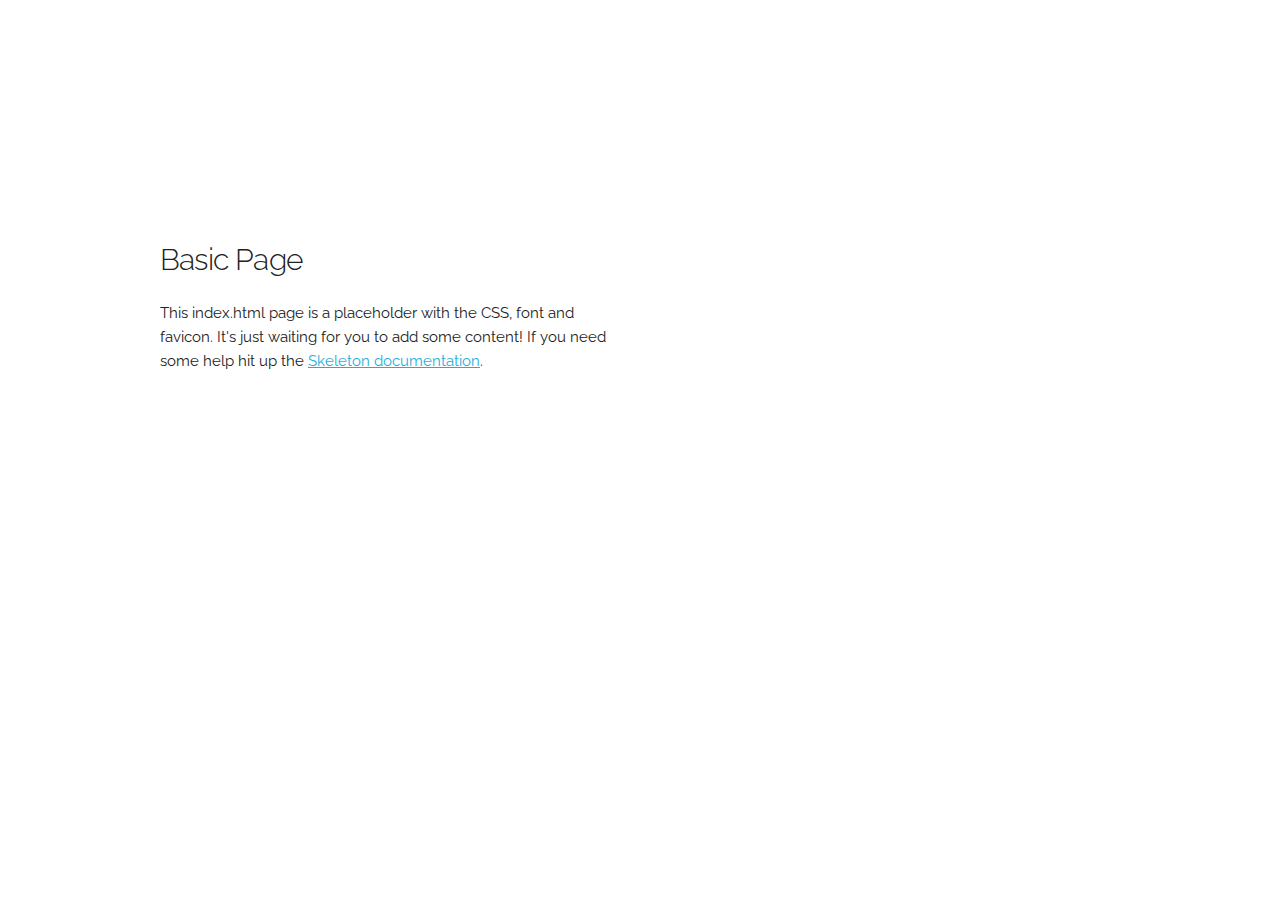
<file: index.html>
<!DOCTYPE html>
<html lang="en">
<head>

  <!-- Basic Page Needs
  –––––––––––––––––––––––––––––––––––––––––––––––––– -->
  <meta charset="utf-8">
  <title>Your page title here :)</title>
  <meta name="description" content="">
  <meta name="author" content="">

  <!-- Mobile Specific Metas
  –––––––––––––––––––––––––––––––––––––––––––––––––– -->
  <meta name="viewport" content="width=device-width, initial-scale=1">

  <!-- FONT
  –––––––––––––––––––––––––––––––––––––––––––––––––– -->
  <link href="//fonts.googleapis.com/css?family=Raleway:400,300,600" rel="stylesheet" type="text/css">

  <!-- CSS
  –––––––––––––––––––––––––––––––––––––––––––––––––– -->
  <link rel="stylesheet" href="css/normalize.css">
  <link rel="stylesheet" href="css/skeleton.css">

  <!-- Favicon
  –––––––––––––––––––––––––––––––––––––––––––––––––– -->
  <link rel="icon" type="image/png" href="images/favicon.png">

</head>
<body>

  <!-- Primary Page Layout
  –––––––––––––––––––––––––––––––––––––––––––––––––– -->
  <div class="container">
    <div class="row">
      <div class="one-half column" style="margin-top: 25%">
        <h4>Basic Page</h4>
        <p>This index.html page is a placeholder with the CSS, font and favicon. It's just waiting for you to add some content! If you need some help hit up the <a href="http://www.getskeleton.com">Skeleton documentation</a>.</p>
      </div>
    </div>
  </div>

<!-- End Document
  –––––––––––––––––––––––––––––––––––––––––––––––––– -->
</body>
</html>
</file>
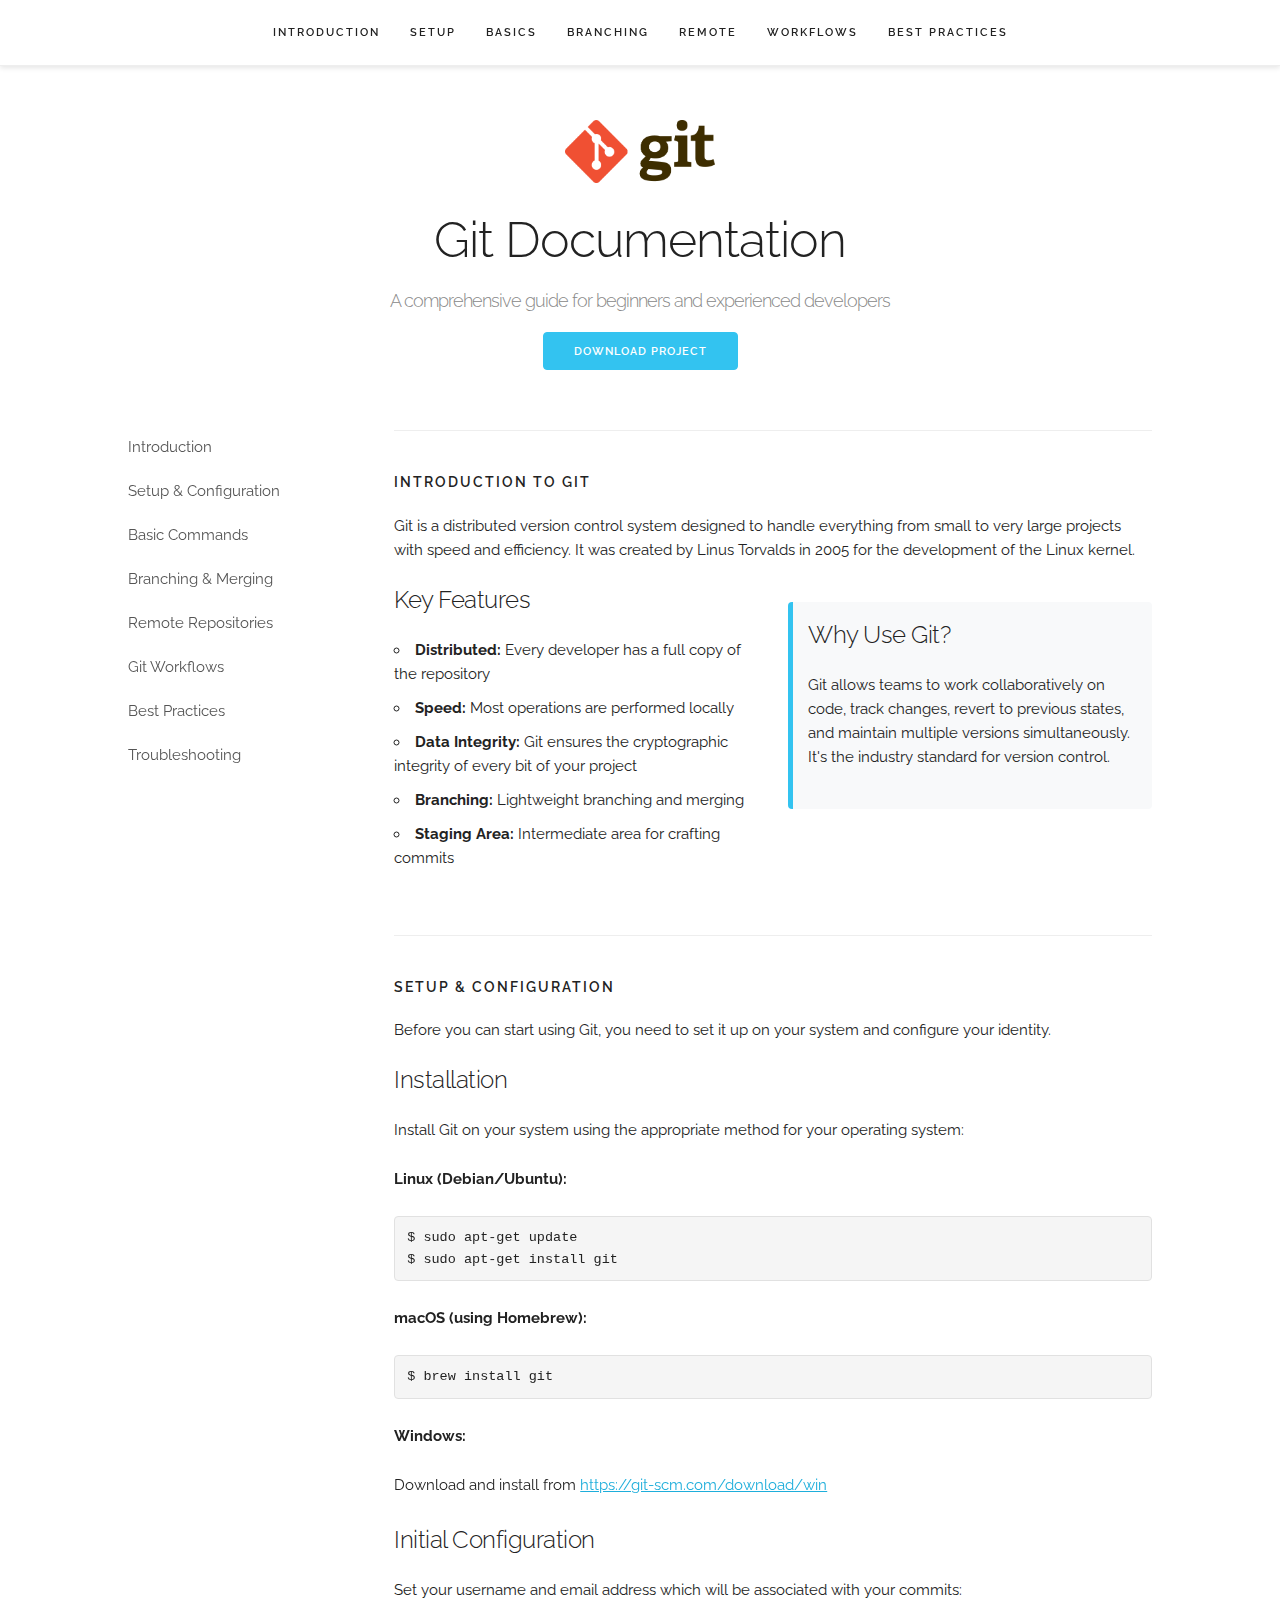
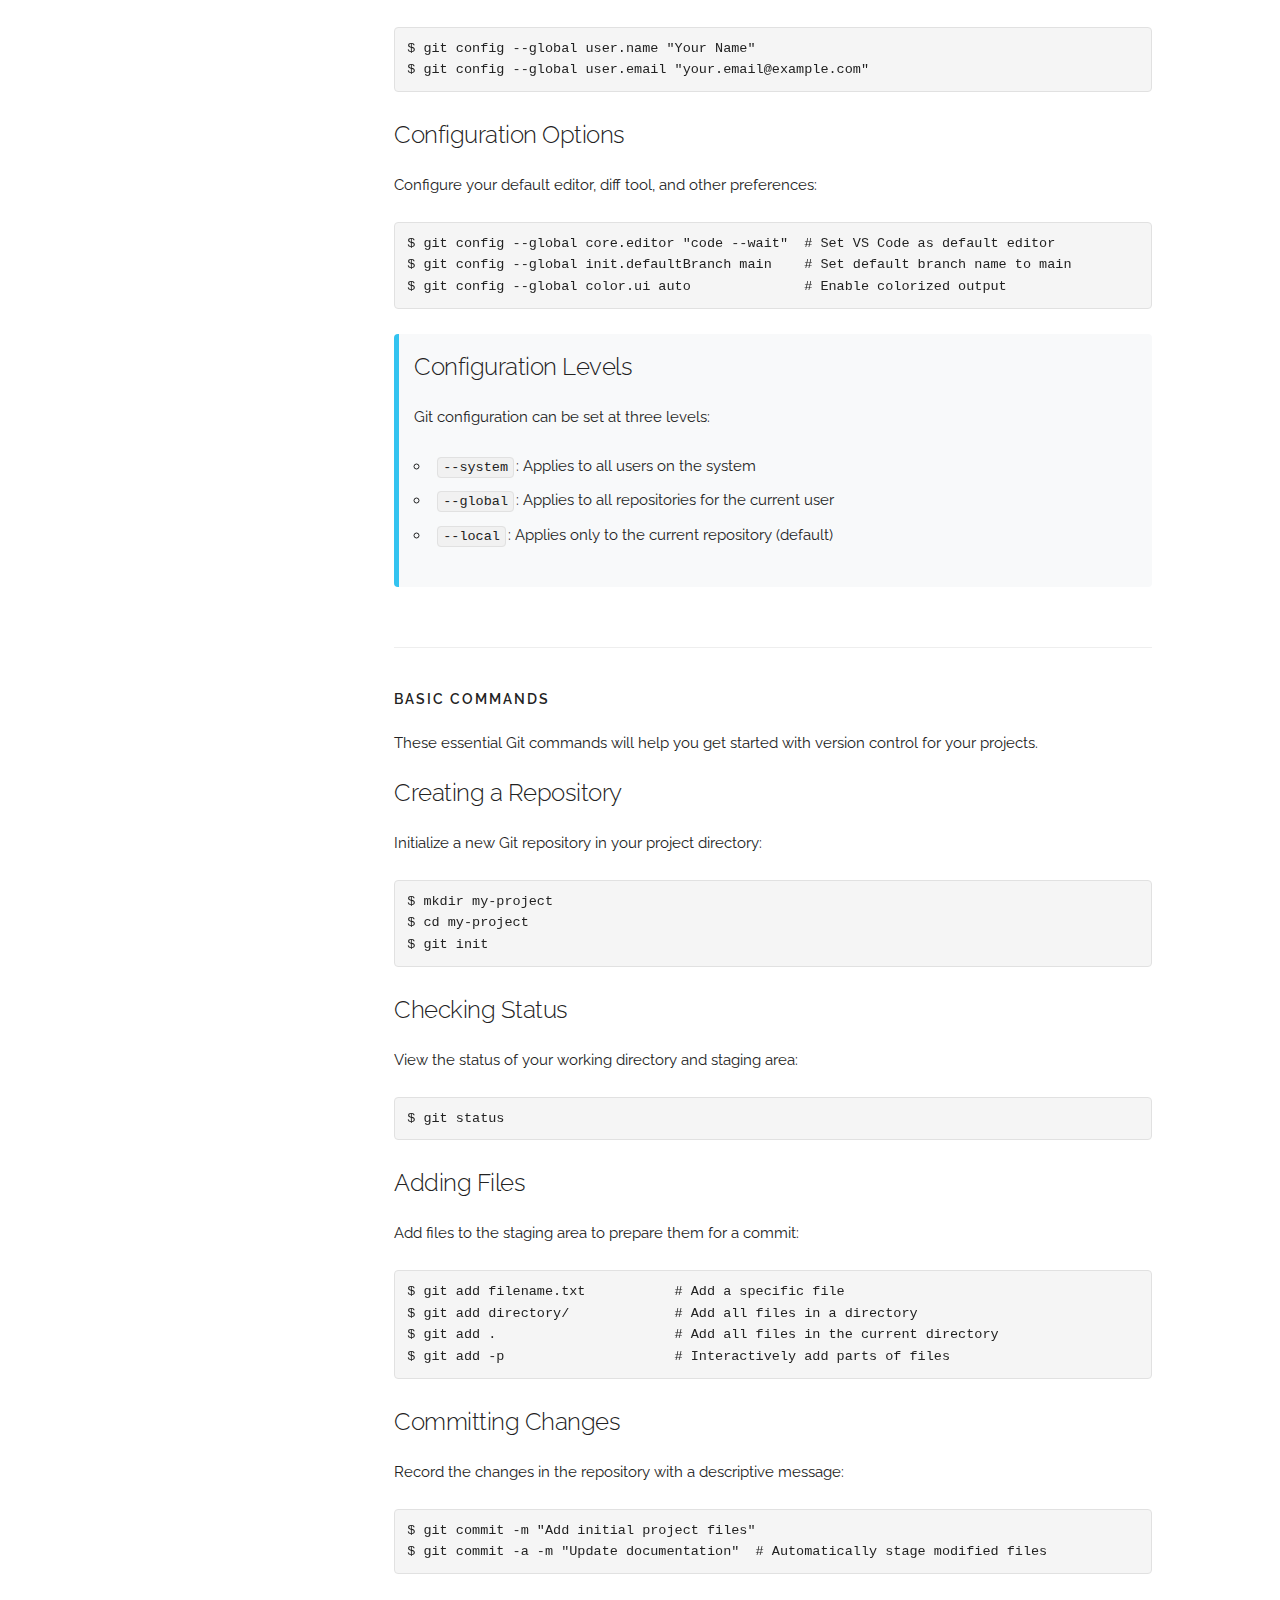
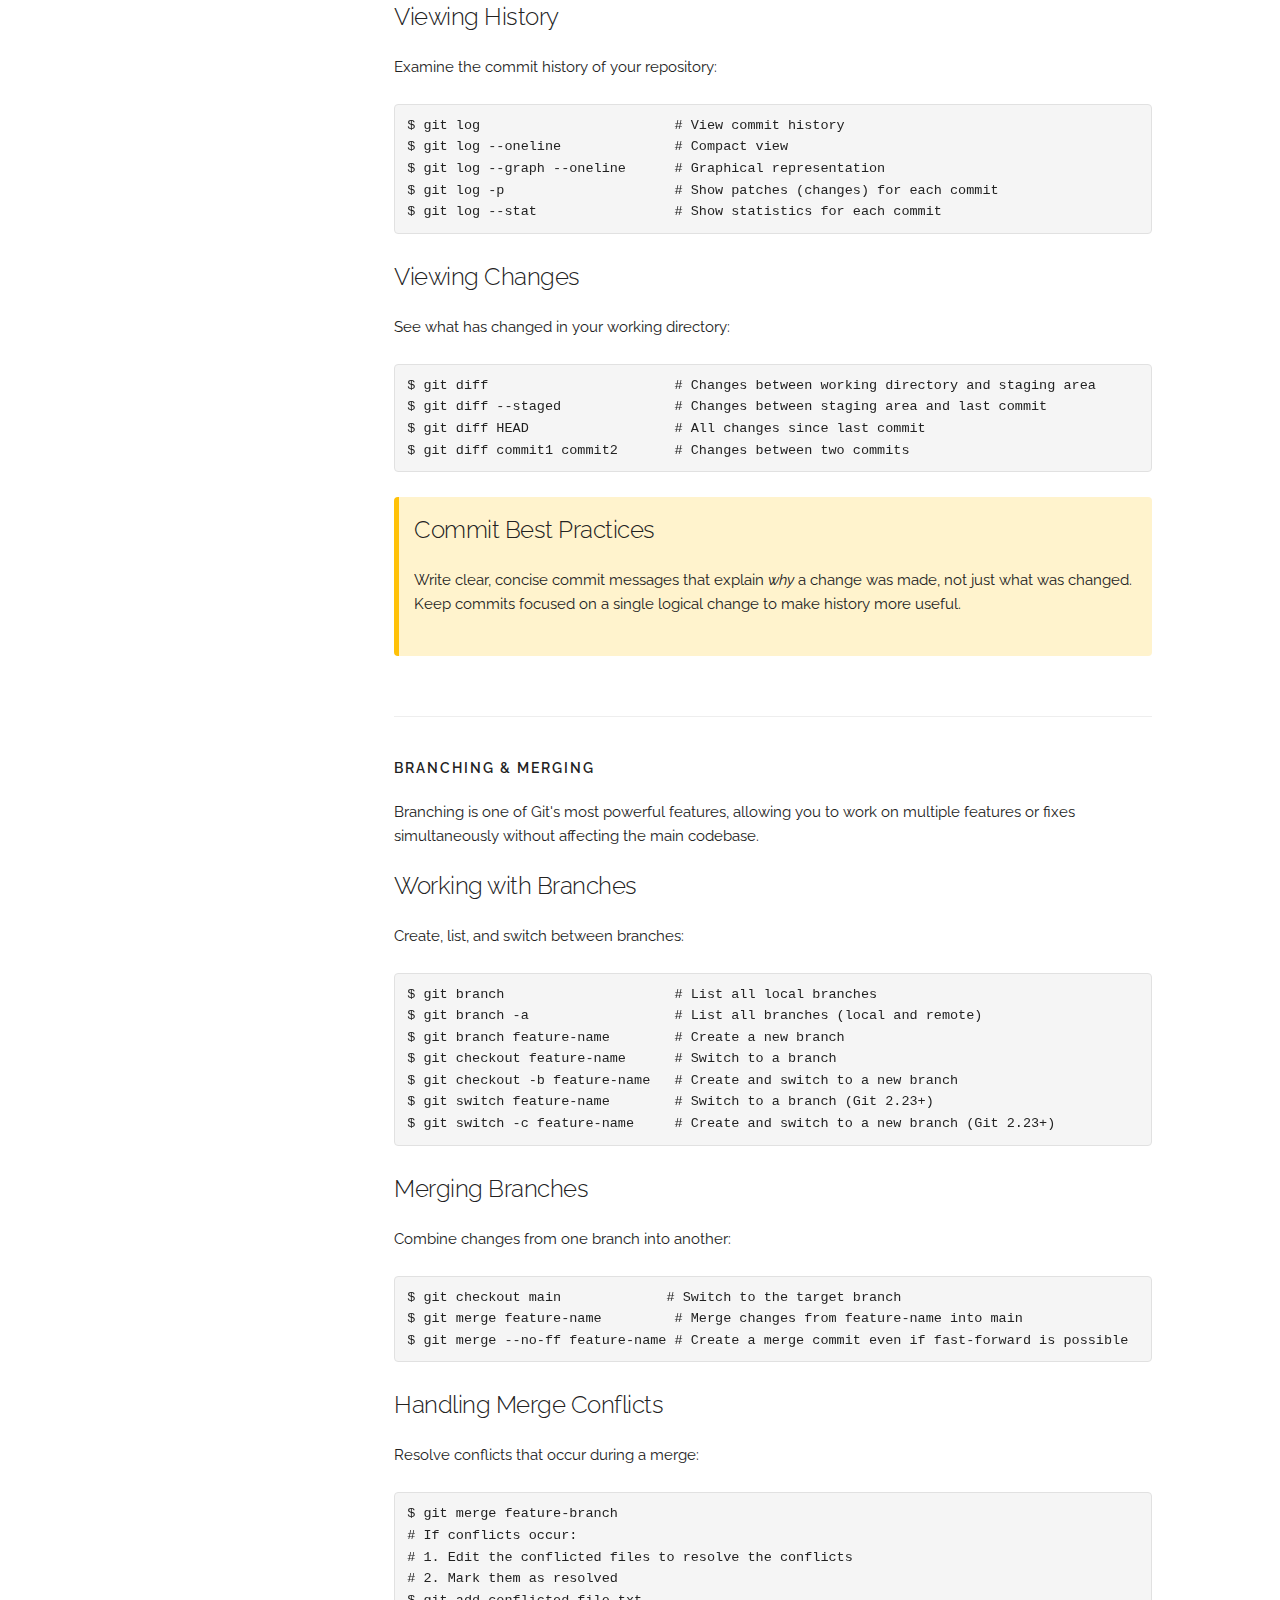
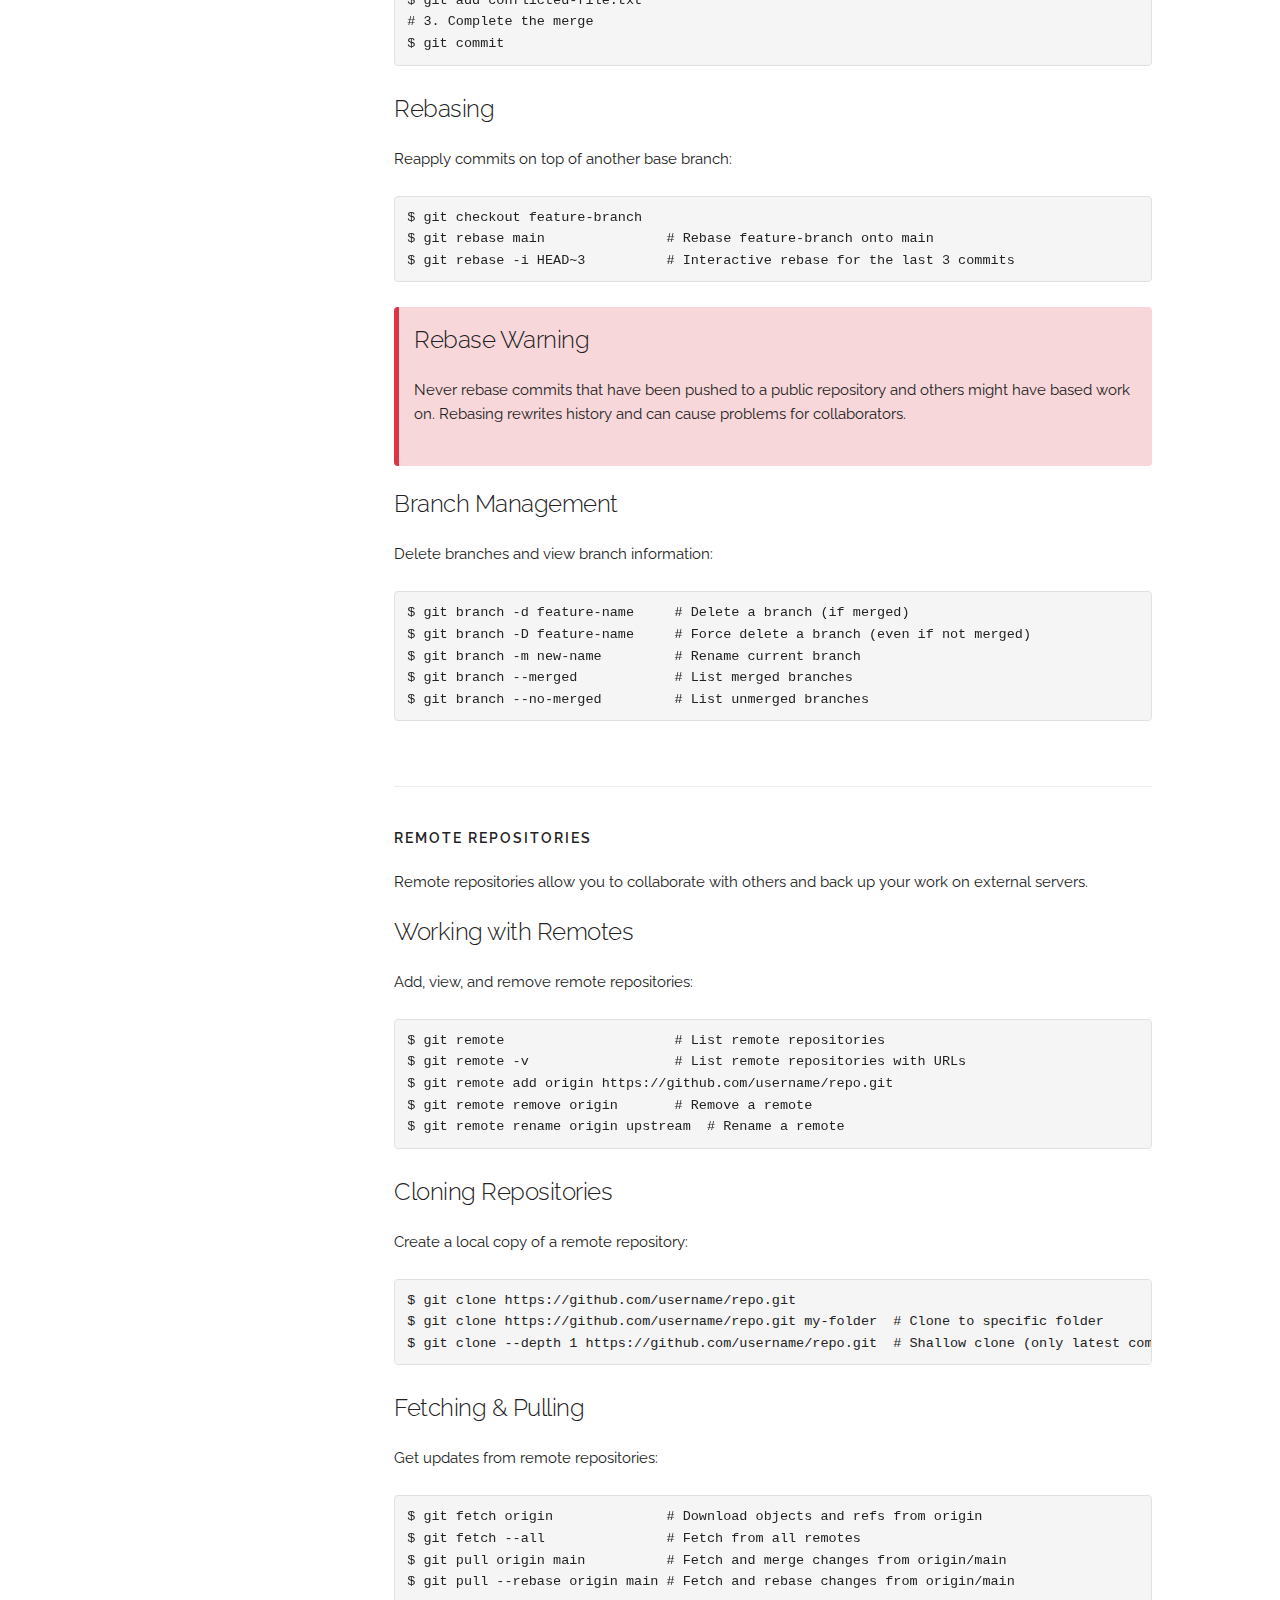
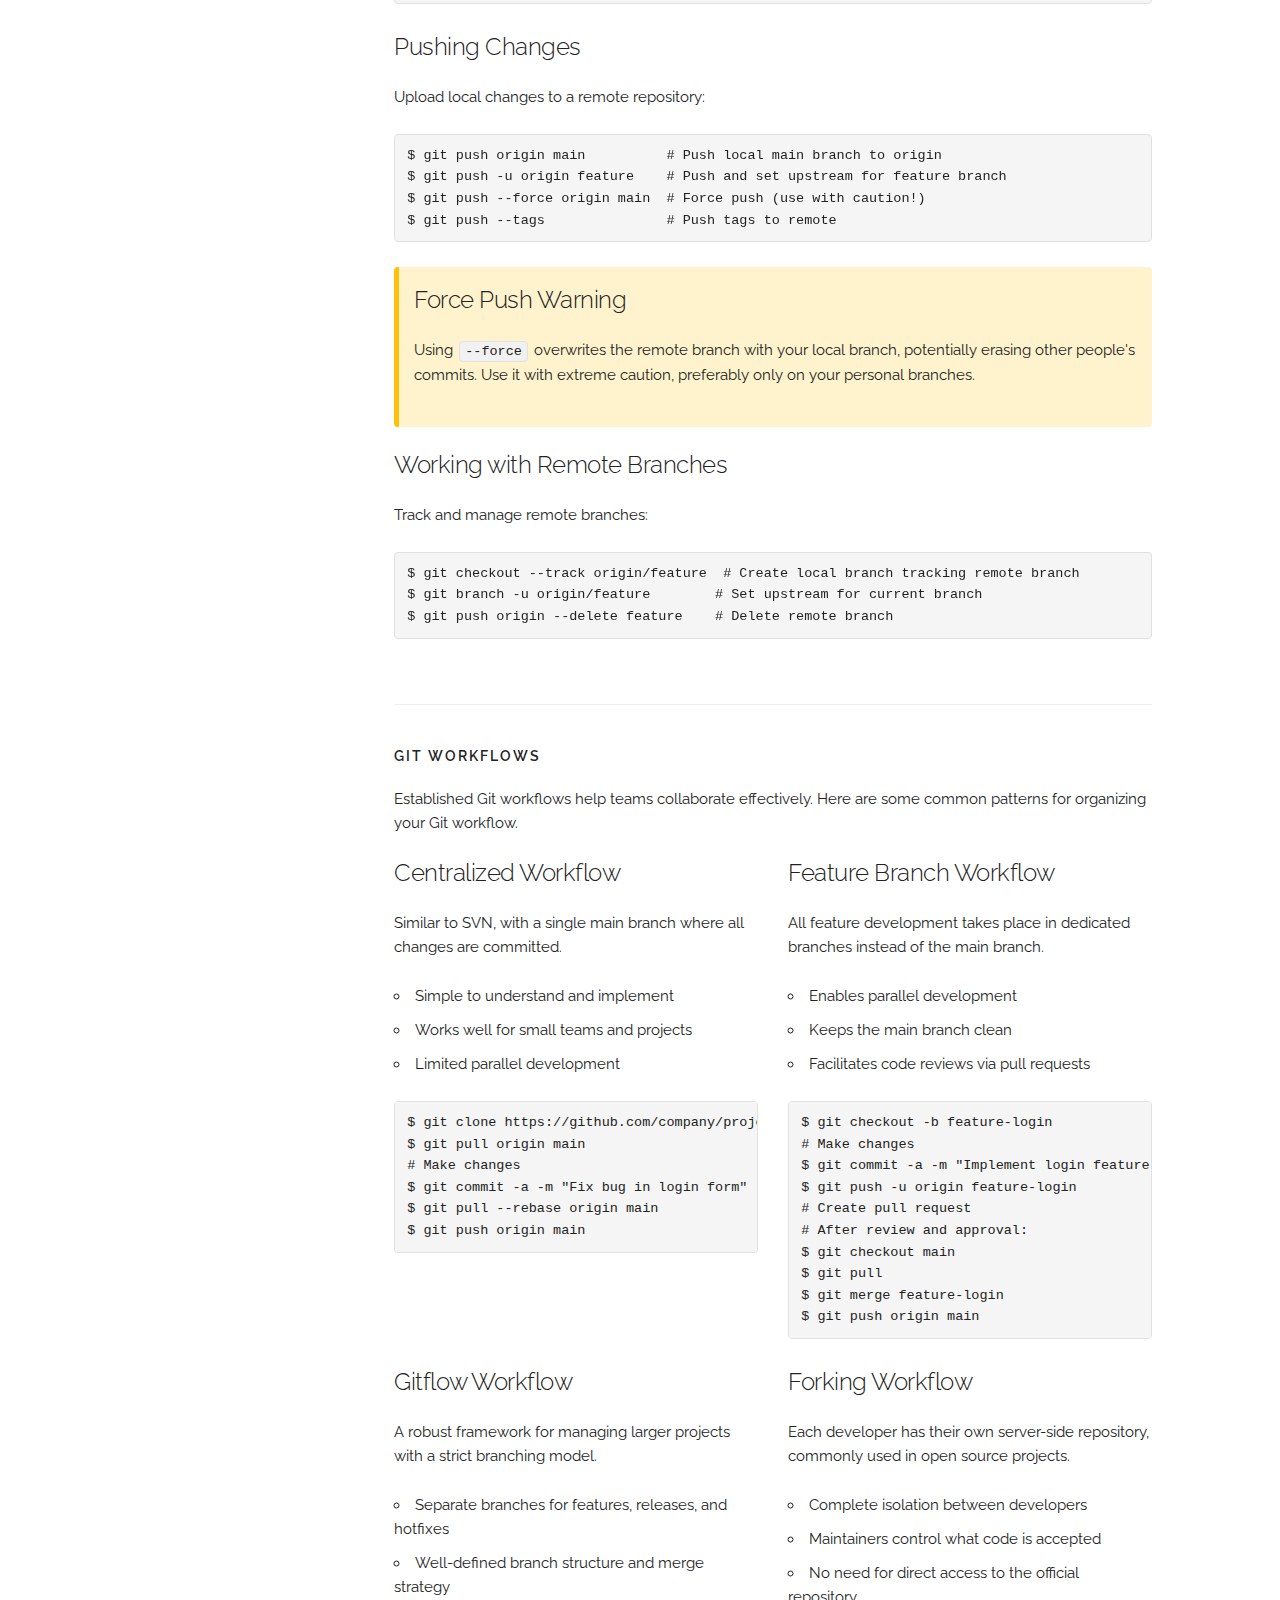
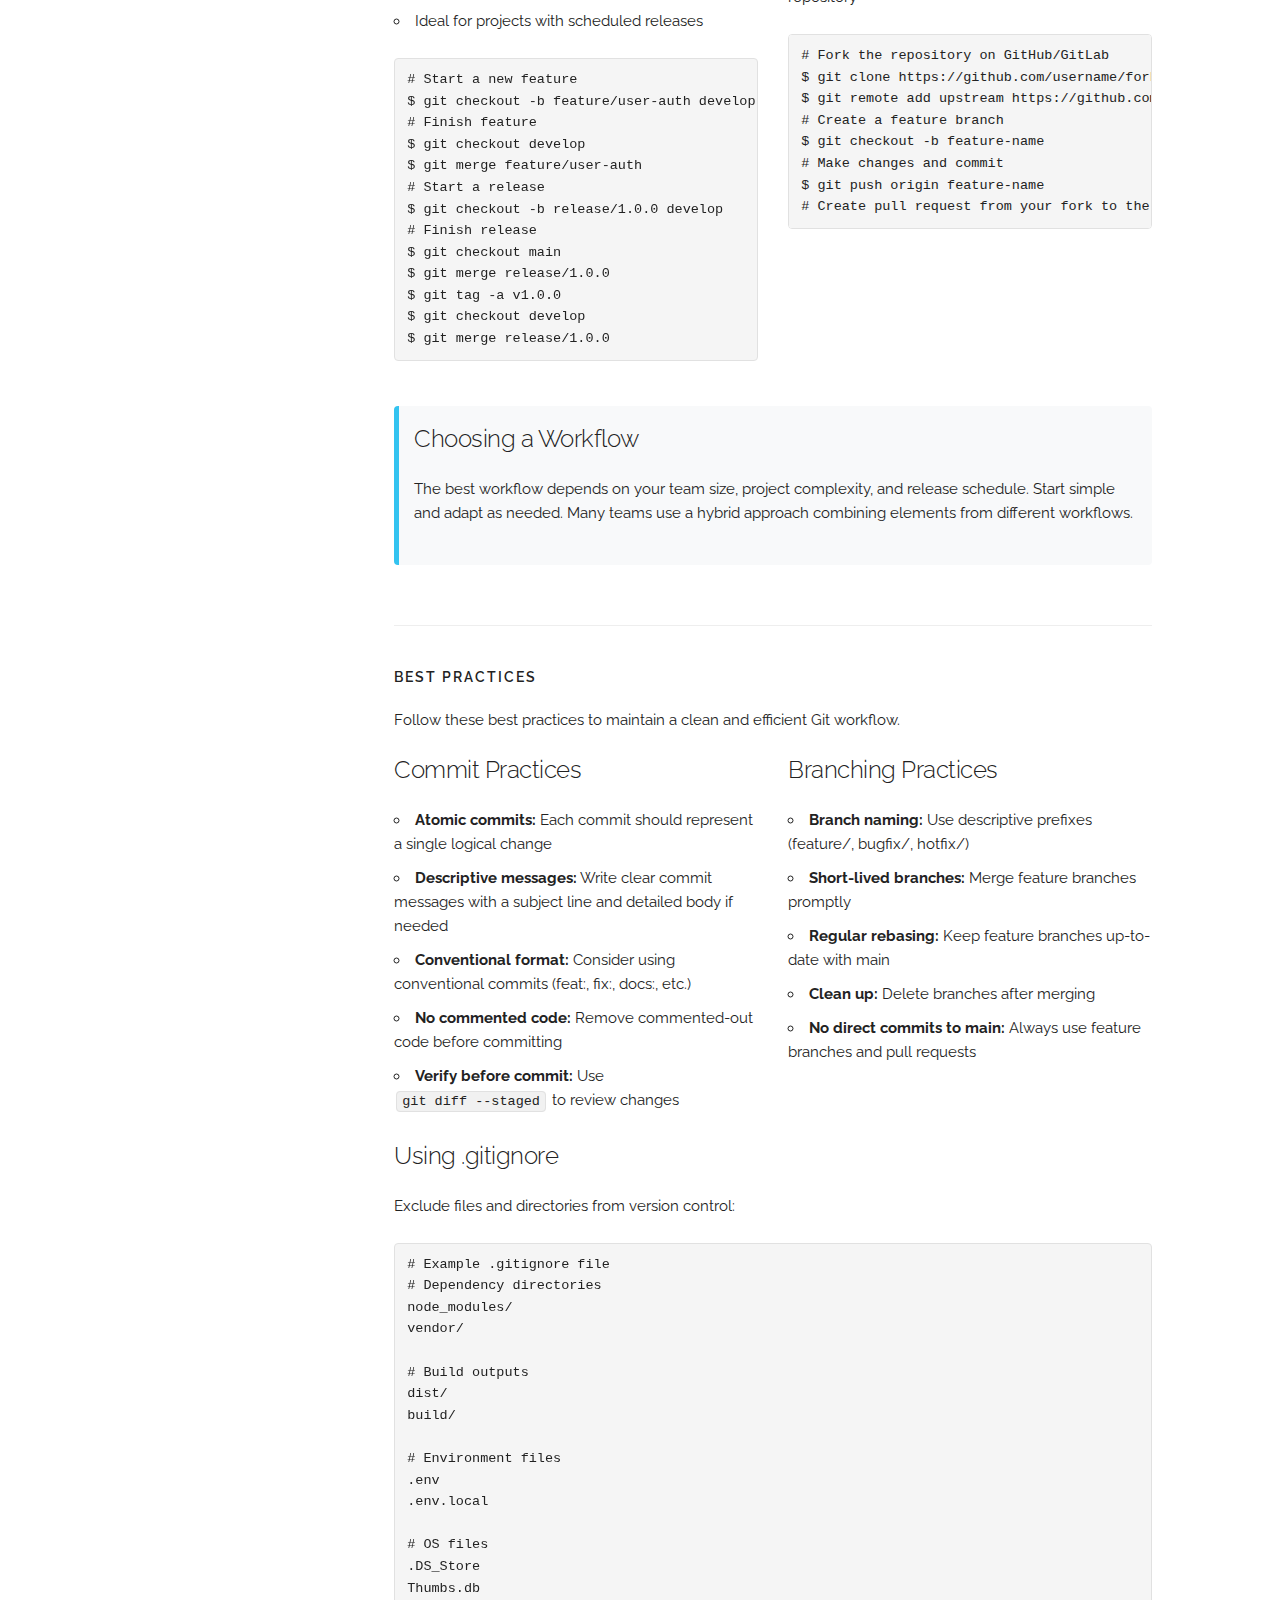
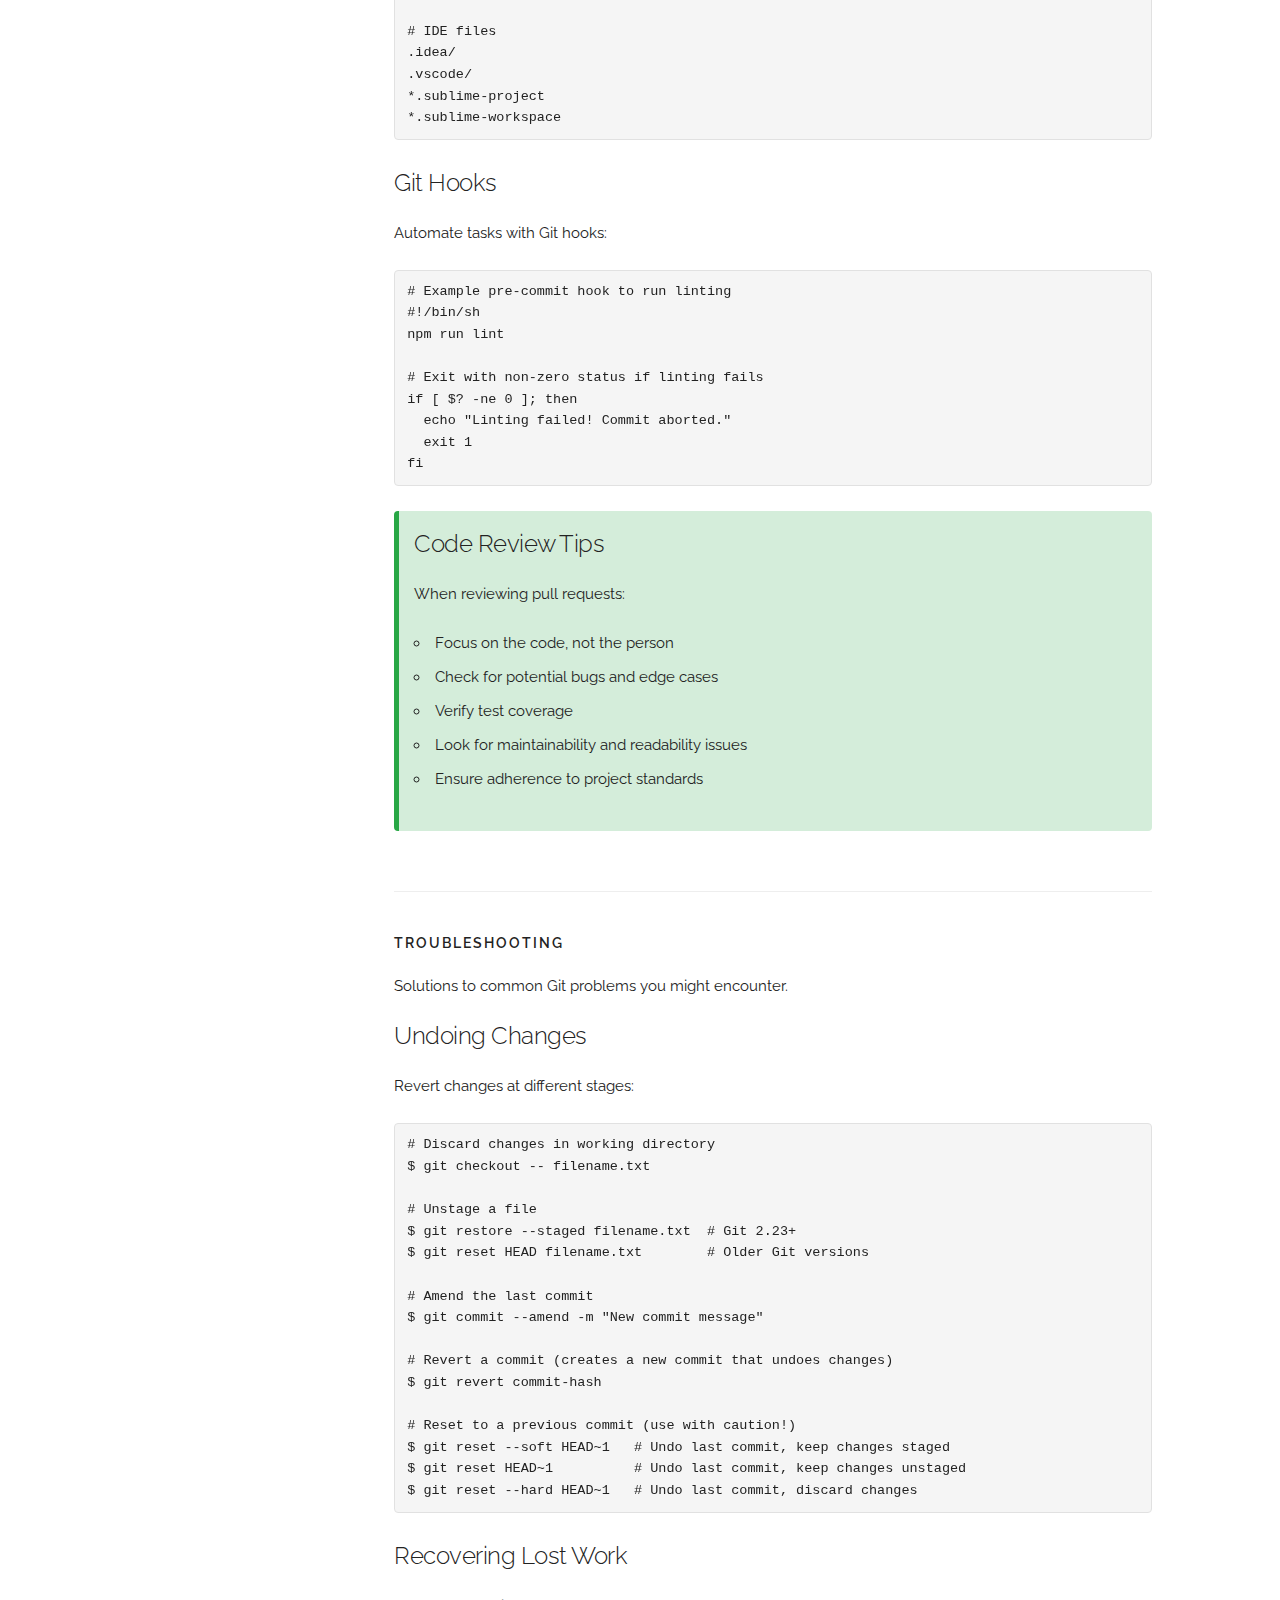
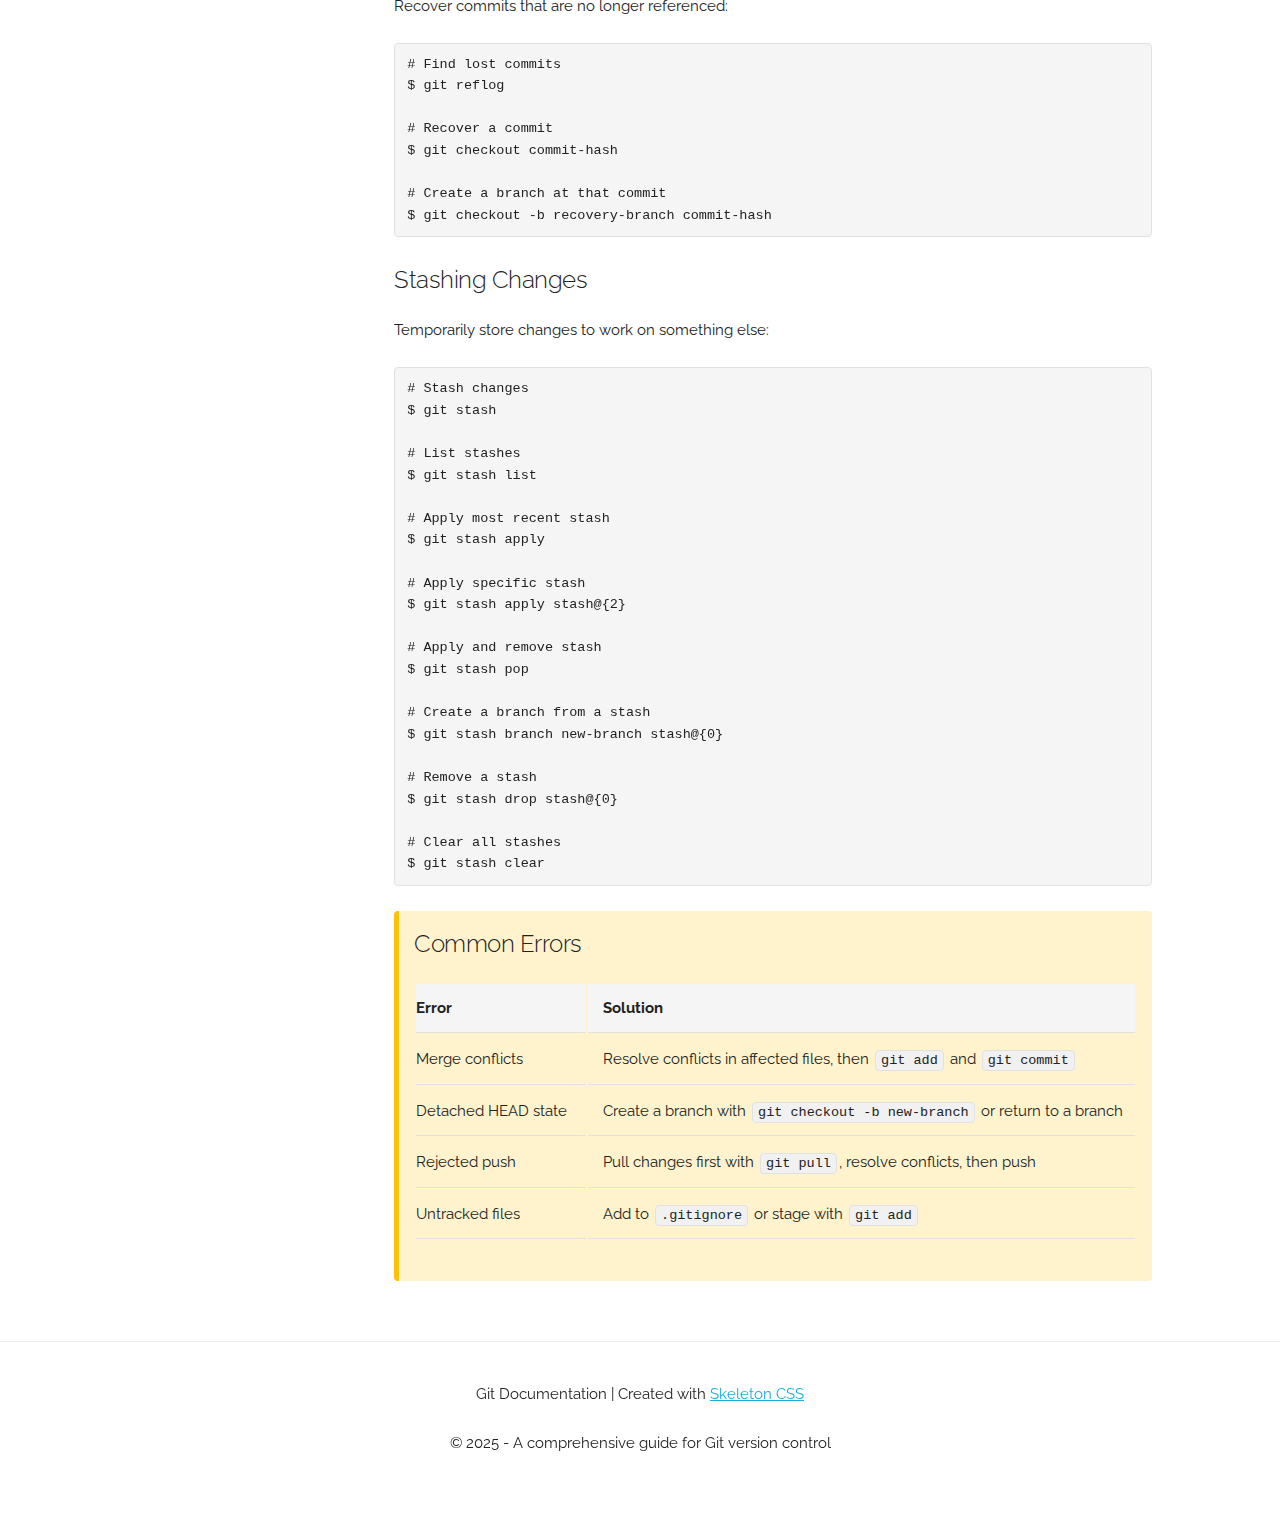
<file: docs/git/git-docs-skeleton-v2/index.html>
<!DOCTYPE html>
<html lang="en">
<head>
  <meta charset="UTF-8">
  <meta name="viewport" content="width=device-width, initial-scale=1.0">
  <title>Git Documentation | A Comprehensive Guide</title>
  <link rel="stylesheet" href="css/normalize.css">
  <link rel="stylesheet" href="css/skeleton.css">
  <link rel="stylesheet" href="css/custom.css">
  <link href="https://fonts.googleapis.com/css?family=Raleway:400,300,600" rel="stylesheet">
</head>
<body>
  <!-- Navigation -->
  <nav class="navbar">
    <div class="container">
      <div class="mobile-menu-toggle" id="mobile-menu-toggle">
        <span></span>
        <span></span>
        <span></span>
      </div>
      <ul class="navbar-list" id="navbar-list">
        <li class="navbar-item"><a class="navbar-link" href="#intro">Introduction</a></li>
        <li class="navbar-item"><a class="navbar-link" href="#setup">Setup</a></li>
        <li class="navbar-item"><a class="navbar-link" href="#basics">Basics</a></li>
        <li class="navbar-item"><a class="navbar-link" href="#branching">Branching</a></li>
        <li class="navbar-item"><a class="navbar-link" href="#remote">Remote</a></li>
        <li class="navbar-item"><a class="navbar-link" href="#workflows">Workflows</a></li>
        <li class="navbar-item"><a class="navbar-link" href="#best-practices">Best Practices</a></li>
      </ul>
    </div>
  </nav>

  <!-- Header -->
  <div class="header">
    <div class="container">
      <img src="img/git-logo.png" alt="Git Logo" class="git-logo">
      <h1>Git Documentation</h1>
      <h2>A comprehensive guide for beginners and experienced developers</h2>
      <a href="/download" class="button button-primary">Download Project</a>
    </div>
  </div>

  <!-- Main Content -->
  <div class="container">
    <div class="row">
      <!-- Sidebar -->
      <div class="three columns">
        <div class="sidebar">
          <ul class="sidebar-list">
            <li><a class="sidebar-link" href="#intro">Introduction</a></li>
            <li><a class="sidebar-link" href="#setup">Setup & Configuration</a></li>
            <li><a class="sidebar-link" href="#basics">Basic Commands</a></li>
            <li><a class="sidebar-link" href="#branching">Branching & Merging</a></li>
            <li><a class="sidebar-link" href="#remote">Remote Repositories</a></li>
            <li><a class="sidebar-link" href="#workflows">Git Workflows</a></li>
            <li><a class="sidebar-link" href="#best-practices">Best Practices</a></li>
            <li><a class="sidebar-link" href="#troubleshooting">Troubleshooting</a></li>
          </ul>
        </div>
      </div>

      <!-- Documentation Content -->
      <div class="nine columns">
        <!-- Introduction Section -->
        <section id="intro" class="docs-section">
          <h6 class="docs-header">Introduction to Git</h6>
          <p class="section-description">
            Git is a distributed version control system designed to handle everything from small to very large projects with speed and efficiency. It was created by Linus Torvalds in 2005 for the development of the Linux kernel.
          </p>
          
          <div class="row">
            <div class="six columns">
              <h5>Key Features</h5>
              <ul>
                <li><strong>Distributed:</strong> Every developer has a full copy of the repository</li>
                <li><strong>Speed:</strong> Most operations are performed locally</li>
                <li><strong>Data Integrity:</strong> Git ensures the cryptographic integrity of every bit of your project</li>
                <li><strong>Branching:</strong> Lightweight branching and merging</li>
                <li><strong>Staging Area:</strong> Intermediate area for crafting commits</li>
              </ul>
            </div>
            <div class="six columns">
              <div class="callout callout-info">
                <h5>Why Use Git?</h5>
                <p>Git allows teams to work collaboratively on code, track changes, revert to previous states, and maintain multiple versions simultaneously. It's the industry standard for version control.</p>
              </div>
            </div>
          </div>
        </section>

        <!-- Setup Section -->
        <section id="setup" class="docs-section">
          <h6 class="docs-header">Setup & Configuration</h6>
          <p class="section-description">
            Before you can start using Git, you need to set it up on your system and configure your identity.
          </p>

          <div class="command-description">
            <h5>Installation</h5>
            <p>Install Git on your system using the appropriate method for your operating system:</p>
          </div>

          <div class="docs-example command-example">
            <p><strong>Linux (Debian/Ubuntu):</strong></p>
            <pre><code>$ sudo apt-get update
$ sudo apt-get install git</code></pre>

            <p><strong>macOS (using Homebrew):</strong></p>
            <pre><code>$ brew install git</code></pre>

            <p><strong>Windows:</strong></p>
            <p>Download and install from <a href="https://git-scm.com/download/win" target="_blank">https://git-scm.com/download/win</a></p>
          </div>

          <div class="command-description">
            <h5>Initial Configuration</h5>
            <p>Set your username and email address which will be associated with your commits:</p>
          </div>

          <div class="docs-example command-example">
            <pre><code>$ git config --global user.name "Your Name"
$ git config --global user.email "your.email@example.com"</code></pre>
          </div>

          <div class="command-description">
            <h5>Configuration Options</h5>
            <p>Configure your default editor, diff tool, and other preferences:</p>
          </div>

          <div class="docs-example command-example">
            <pre><code>$ git config --global core.editor "code --wait"  # Set VS Code as default editor
$ git config --global init.defaultBranch main    # Set default branch name to main
$ git config --global color.ui auto              # Enable colorized output</code></pre>
          </div>

          <div class="callout callout-info">
            <h5>Configuration Levels</h5>
            <p>Git configuration can be set at three levels:</p>
            <ul>
              <li><code>--system</code>: Applies to all users on the system</li>
              <li><code>--global</code>: Applies to all repositories for the current user</li>
              <li><code>--local</code>: Applies only to the current repository (default)</li>
            </ul>
          </div>
        </section>

        <!-- Basic Commands Section -->
        <section id="basics" class="docs-section">
          <h6 class="docs-header">Basic Commands</h6>
          <p class="section-description">
            These essential Git commands will help you get started with version control for your projects.
          </p>

          <div class="command-description">
            <h5>Creating a Repository</h5>
            <p>Initialize a new Git repository in your project directory:</p>
          </div>

          <div class="docs-example command-example">
            <pre><code>$ mkdir my-project
$ cd my-project
$ git init</code></pre>
          </div>

          <div class="command-description">
            <h5>Checking Status</h5>
            <p>View the status of your working directory and staging area:</p>
          </div>

          <div class="docs-example command-example">
            <pre><code>$ git status</code></pre>
          </div>

          <div class="command-description">
            <h5>Adding Files</h5>
            <p>Add files to the staging area to prepare them for a commit:</p>
          </div>

          <div class="docs-example command-example">
            <pre><code>$ git add filename.txt           # Add a specific file
$ git add directory/             # Add all files in a directory
$ git add .                      # Add all files in the current directory
$ git add -p                     # Interactively add parts of files</code></pre>
          </div>

          <div class="command-description">
            <h5>Committing Changes</h5>
            <p>Record the changes in the repository with a descriptive message:</p>
          </div>

          <div class="docs-example command-example">
            <pre><code>$ git commit -m "Add initial project files"
$ git commit -a -m "Update documentation"  # Automatically stage modified files</code></pre>
          </div>

          <div class="command-description">
            <h5>Viewing History</h5>
            <p>Examine the commit history of your repository:</p>
          </div>

          <div class="docs-example command-example">
            <pre><code>$ git log                        # View commit history
$ git log --oneline              # Compact view
$ git log --graph --oneline      # Graphical representation
$ git log -p                     # Show patches (changes) for each commit
$ git log --stat                 # Show statistics for each commit</code></pre>
          </div>

          <div class="command-description">
            <h5>Viewing Changes</h5>
            <p>See what has changed in your working directory:</p>
          </div>

          <div class="docs-example command-example">
            <pre><code>$ git diff                       # Changes between working directory and staging area
$ git diff --staged              # Changes between staging area and last commit
$ git diff HEAD                  # All changes since last commit
$ git diff commit1 commit2       # Changes between two commits</code></pre>
          </div>

          <div class="callout callout-warning">
            <h5>Commit Best Practices</h5>
            <p>Write clear, concise commit messages that explain <em>why</em> a change was made, not just what was changed. Keep commits focused on a single logical change to make history more useful.</p>
          </div>
        </section>

        <!-- Branching Section -->
        <section id="branching" class="docs-section">
          <h6 class="docs-header">Branching & Merging</h6>
          <p class="section-description">
            Branching is one of Git's most powerful features, allowing you to work on multiple features or fixes simultaneously without affecting the main codebase.
          </p>

          <div class="command-description">
            <h5>Working with Branches</h5>
            <p>Create, list, and switch between branches:</p>
          </div>

          <div class="docs-example command-example">
            <pre><code>$ git branch                     # List all local branches
$ git branch -a                  # List all branches (local and remote)
$ git branch feature-name        # Create a new branch
$ git checkout feature-name      # Switch to a branch
$ git checkout -b feature-name   # Create and switch to a new branch
$ git switch feature-name        # Switch to a branch (Git 2.23+)
$ git switch -c feature-name     # Create and switch to a new branch (Git 2.23+)</code></pre>
          </div>

          <div class="command-description">
            <h5>Merging Branches</h5>
            <p>Combine changes from one branch into another:</p>
          </div>

          <div class="docs-example command-example">
            <pre><code>$ git checkout main             # Switch to the target branch
$ git merge feature-name         # Merge changes from feature-name into main
$ git merge --no-ff feature-name # Create a merge commit even if fast-forward is possible</code></pre>
          </div>

          <div class="command-description">
            <h5>Handling Merge Conflicts</h5>
            <p>Resolve conflicts that occur during a merge:</p>
          </div>

          <div class="docs-example command-example">
            <pre><code>$ git merge feature-branch
# If conflicts occur:
# 1. Edit the conflicted files to resolve the conflicts
# 2. Mark them as resolved
$ git add conflicted-file.txt
# 3. Complete the merge
$ git commit</code></pre>
          </div>

          <div class="command-description">
            <h5>Rebasing</h5>
            <p>Reapply commits on top of another base branch:</p>
          </div>

          <div class="docs-example command-example">
            <pre><code>$ git checkout feature-branch
$ git rebase main               # Rebase feature-branch onto main
$ git rebase -i HEAD~3          # Interactive rebase for the last 3 commits</code></pre>
          </div>

          <div class="callout callout-danger">
            <h5>Rebase Warning</h5>
            <p>Never rebase commits that have been pushed to a public repository and others might have based work on. Rebasing rewrites history and can cause problems for collaborators.</p>
          </div>

          <div class="command-description">
            <h5>Branch Management</h5>
            <p>Delete branches and view branch information:</p>
          </div>

          <div class="docs-example command-example">
            <pre><code>$ git branch -d feature-name     # Delete a branch (if merged)
$ git branch -D feature-name     # Force delete a branch (even if not merged)
$ git branch -m new-name         # Rename current branch
$ git branch --merged            # List merged branches
$ git branch --no-merged         # List unmerged branches</code></pre>
          </div>
        </section>

        <!-- Remote Repositories Section -->
        <section id="remote" class="docs-section">
          <h6 class="docs-header">Remote Repositories</h6>
          <p class="section-description">
            Remote repositories allow you to collaborate with others and back up your work on external servers.
          </p>

          <div class="command-description">
            <h5>Working with Remotes</h5>
            <p>Add, view, and remove remote repositories:</p>
          </div>

          <div class="docs-example command-example">
            <pre><code>$ git remote                     # List remote repositories
$ git remote -v                  # List remote repositories with URLs
$ git remote add origin https://github.com/username/repo.git
$ git remote remove origin       # Remove a remote
$ git remote rename origin upstream  # Rename a remote</code></pre>
          </div>

          <div class="command-description">
            <h5>Cloning Repositories</h5>
            <p>Create a local copy of a remote repository:</p>
          </div>

          <div class="docs-example command-example">
            <pre><code>$ git clone https://github.com/username/repo.git
$ git clone https://github.com/username/repo.git my-folder  # Clone to specific folder
$ git clone --depth 1 https://github.com/username/repo.git  # Shallow clone (only latest commit)</code></pre>
          </div>

          <div class="command-description">
            <h5>Fetching & Pulling</h5>
            <p>Get updates from remote repositories:</p>
          </div>

          <div class="docs-example command-example">
            <pre><code>$ git fetch origin              # Download objects and refs from origin
$ git fetch --all               # Fetch from all remotes
$ git pull origin main          # Fetch and merge changes from origin/main
$ git pull --rebase origin main # Fetch and rebase changes from origin/main</code></pre>
          </div>

          <div class="command-description">
            <h5>Pushing Changes</h5>
            <p>Upload local changes to a remote repository:</p>
          </div>

          <div class="docs-example command-example">
            <pre><code>$ git push origin main          # Push local main branch to origin
$ git push -u origin feature    # Push and set upstream for feature branch
$ git push --force origin main  # Force push (use with caution!)
$ git push --tags               # Push tags to remote</code></pre>
          </div>

          <div class="callout callout-warning">
            <h5>Force Push Warning</h5>
            <p>Using <code>--force</code> overwrites the remote branch with your local branch, potentially erasing other people's commits. Use it with extreme caution, preferably only on your personal branches.</p>
          </div>

          <div class="command-description">
            <h5>Working with Remote Branches</h5>
            <p>Track and manage remote branches:</p>
          </div>

          <div class="docs-example command-example">
            <pre><code>$ git checkout --track origin/feature  # Create local branch tracking remote branch
$ git branch -u origin/feature        # Set upstream for current branch
$ git push origin --delete feature    # Delete remote branch</code></pre>
          </div>
        </section>

        <!-- Workflows Section -->
        <section id="workflows" class="docs-section">
          <h6 class="docs-header">Git Workflows</h6>
          <p class="section-description">
            Established Git workflows help teams collaborate effectively. Here are some common patterns for organizing your Git workflow.
          </p>

          <div class="row">
            <div class="six columns">
              <h5>Centralized Workflow</h5>
              <p>Similar to SVN, with a single main branch where all changes are committed.</p>
              <ul>
                <li>Simple to understand and implement</li>
                <li>Works well for small teams and projects</li>
                <li>Limited parallel development</li>
              </ul>
              <div class="docs-example">
                <pre><code>$ git clone https://github.com/company/project.git
$ git pull origin main
# Make changes
$ git commit -a -m "Fix bug in login form"
$ git pull --rebase origin main
$ git push origin main</code></pre>
              </div>
            </div>
            <div class="six columns">
              <h5>Feature Branch Workflow</h5>
              <p>All feature development takes place in dedicated branches instead of the main branch.</p>
              <ul>
                <li>Enables parallel development</li>
                <li>Keeps the main branch clean</li>
                <li>Facilitates code reviews via pull requests</li>
              </ul>
              <div class="docs-example">
                <pre><code>$ git checkout -b feature-login
# Make changes
$ git commit -a -m "Implement login feature"
$ git push -u origin feature-login
# Create pull request
# After review and approval:
$ git checkout main
$ git pull
$ git merge feature-login
$ git push origin main</code></pre>
              </div>
            </div>
          </div>

          <div class="row">
            <div class="six columns">
              <h5>Gitflow Workflow</h5>
              <p>A robust framework for managing larger projects with a strict branching model.</p>
              <ul>
                <li>Separate branches for features, releases, and hotfixes</li>
                <li>Well-defined branch structure and merge strategy</li>
                <li>Ideal for projects with scheduled releases</li>
              </ul>
              <div class="docs-example">
                <pre><code># Start a new feature
$ git checkout -b feature/user-auth develop
# Finish feature
$ git checkout develop
$ git merge feature/user-auth
# Start a release
$ git checkout -b release/1.0.0 develop
# Finish release
$ git checkout main
$ git merge release/1.0.0
$ git tag -a v1.0.0
$ git checkout develop
$ git merge release/1.0.0</code></pre>
              </div>
            </div>
            <div class="six columns">
              <h5>Forking Workflow</h5>
              <p>Each developer has their own server-side repository, commonly used in open source projects.</p>
              <ul>
                <li>Complete isolation between developers</li>
                <li>Maintainers control what code is accepted</li>
                <li>No need for direct access to the official repository</li>
              </ul>
              <div class="docs-example">
                <pre><code># Fork the repository on GitHub/GitLab
$ git clone https://github.com/username/forked-project.git
$ git remote add upstream https://github.com/original/project.git
# Create a feature branch
$ git checkout -b feature-name
# Make changes and commit
$ git push origin feature-name
# Create pull request from your fork to the original repo</code></pre>
              </div>
            </div>
          </div>

          <div class="callout callout-info">
            <h5>Choosing a Workflow</h5>
            <p>The best workflow depends on your team size, project complexity, and release schedule. Start simple and adapt as needed. Many teams use a hybrid approach combining elements from different workflows.</p>
          </div>
        </section>

        <!-- Best Practices Section -->
        <section id="best-practices" class="docs-section">
          <h6 class="docs-header">Best Practices</h6>
          <p class="section-description">
            Follow these best practices to maintain a clean and efficient Git workflow.
          </p>

          <div class="row">
            <div class="six columns">
              <h5>Commit Practices</h5>
              <ul>
                <li><strong>Atomic commits:</strong> Each commit should represent a single logical change</li>
                <li><strong>Descriptive messages:</strong> Write clear commit messages with a subject line and detailed body if needed</li>
                <li><strong>Conventional format:</strong> Consider using conventional commits (feat:, fix:, docs:, etc.)</li>
                <li><strong>No commented code:</strong> Remove commented-out code before committing</li>
                <li><strong>Verify before commit:</strong> Use <code>git diff --staged</code> to review changes</li>
              </ul>
            </div>
            <div class="six columns">
              <h5>Branching Practices</h5>
              <ul>
                <li><strong>Branch naming:</strong> Use descriptive prefixes (feature/, bugfix/, hotfix/)</li>
                <li><strong>Short-lived branches:</strong> Merge feature branches promptly</li>
                <li><strong>Regular rebasing:</strong> Keep feature branches up-to-date with main</li>
                <li><strong>Clean up:</strong> Delete branches after merging</li>
                <li><strong>No direct commits to main:</strong> Always use feature branches and pull requests</li>
              </ul>
            </div>
          </div>

          <div class="command-description">
            <h5>Using .gitignore</h5>
            <p>Exclude files and directories from version control:</p>
          </div>

          <div class="docs-example command-example">
            <pre><code># Example .gitignore file
# Dependency directories
node_modules/
vendor/

# Build outputs
dist/
build/

# Environment files
.env
.env.local

# OS files
.DS_Store
Thumbs.db

# IDE files
.idea/
.vscode/
*.sublime-project
*.sublime-workspace</code></pre>
          </div>

          <div class="command-description">
            <h5>Git Hooks</h5>
            <p>Automate tasks with Git hooks:</p>
          </div>

          <div class="docs-example command-example">
            <pre><code># Example pre-commit hook to run linting
#!/bin/sh
npm run lint

# Exit with non-zero status if linting fails
if [ $? -ne 0 ]; then
  echo "Linting failed! Commit aborted."
  exit 1
fi</code></pre>
          </div>

          <div class="callout callout-success">
            <h5>Code Review Tips</h5>
            <p>When reviewing pull requests:</p>
            <ul>
              <li>Focus on the code, not the person</li>
              <li>Check for potential bugs and edge cases</li>
              <li>Verify test coverage</li>
              <li>Look for maintainability and readability issues</li>
              <li>Ensure adherence to project standards</li>
            </ul>
          </div>
        </section>

        <!-- Troubleshooting Section -->
        <section id="troubleshooting" class="docs-section">
          <h6 class="docs-header">Troubleshooting</h6>
          <p class="section-description">
            Solutions to common Git problems you might encounter.
          </p>

          <div class="command-description">
            <h5>Undoing Changes</h5>
            <p>Revert changes at different stages:</p>
          </div>

          <div class="docs-example command-example">
            <pre><code># Discard changes in working directory
$ git checkout -- filename.txt

# Unstage a file
$ git restore --staged filename.txt  # Git 2.23+
$ git reset HEAD filename.txt        # Older Git versions

# Amend the last commit
$ git commit --amend -m "New commit message"

# Revert a commit (creates a new commit that undoes changes)
$ git revert commit-hash

# Reset to a previous commit (use with caution!)
$ git reset --soft HEAD~1   # Undo last commit, keep changes staged
$ git reset HEAD~1          # Undo last commit, keep changes unstaged
$ git reset --hard HEAD~1   # Undo last commit, discard changes</code></pre>
          </div>

          <div class="command-description">
            <h5>Recovering Lost Work</h5>
            <p>Recover commits that are no longer referenced:</p>
          </div>

          <div class="docs-example command-example">
            <pre><code># Find lost commits
$ git reflog

# Recover a commit
$ git checkout commit-hash

# Create a branch at that commit
$ git checkout -b recovery-branch commit-hash</code></pre>
          </div>

          <div class="command-description">
            <h5>Stashing Changes</h5>
            <p>Temporarily store changes to work on something else:</p>
          </div>

          <div class="docs-example command-example">
            <pre><code># Stash changes
$ git stash

# List stashes
$ git stash list

# Apply most recent stash
$ git stash apply

# Apply specific stash
$ git stash apply stash@{2}

# Apply and remove stash
$ git stash pop

# Create a branch from a stash
$ git stash branch new-branch stash@{0}

# Remove a stash
$ git stash drop stash@{0}

# Clear all stashes
$ git stash clear</code></pre>
          </div>

          <div class="callout callout-warning">
            <h5>Common Errors</h5>
            <table>
              <thead>
                <tr>
                  <th>Error</th>
                  <th>Solution</th>
                </tr>
              </thead>
              <tbody>
                <tr>
                  <td>Merge conflicts</td>
                  <td>Resolve conflicts in affected files, then <code>git add</code> and <code>git commit</code></td>
                </tr>
                <tr>
                  <td>Detached HEAD state</td>
                  <td>Create a branch with <code>git checkout -b new-branch</code> or return to a branch</td>
                </tr>
                <tr>
                  <td>Rejected push</td>
                  <td>Pull changes first with <code>git pull</code>, resolve conflicts, then push</td>
                </tr>
                <tr>
                  <td>Untracked files</td>
                  <td>Add to <code>.gitignore</code> or stage with <code>git add</code></td>
                </tr>
              </tbody>
            </table>
          </div>
        </section>
      </div>
    </div>
  </div>

  <!-- Footer -->
  <div class="footer">
    <div class="container">
      <p>Git Documentation | Created with <a href="http://getskeleton.com/" target="_blank">Skeleton CSS</a></p>
      <p>© 2025 - A comprehensive guide for Git version control</p>
    </div>
  </div>

  <!-- JavaScript -->
  <script>
    // Simple script to highlight the active section in the sidebar
    document.addEventListener('DOMContentLoaded', function() {
      const sections = document.querySelectorAll('.docs-section');
      const navLinks = document.querySelectorAll('.navbar-link');
      const sidebarLinks = document.querySelectorAll('.sidebar-link');
      const mobileMenuToggle = document.getElementById('mobile-menu-toggle');
      const navbarList = document.getElementById('navbar-list');
      
      // Mobile menu toggle
      mobileMenuToggle.addEventListener('click', function() {
        this.classList.toggle('active');
        navbarList.classList.toggle('active');
      });
      
      // Close mobile menu when a link is clicked
      navLinks.forEach(link => {
        link.addEventListener('click', function() {
          mobileMenuToggle.classList.remove('active');
          navbarList.classList.remove('active');
        });
      });
      
      // Highlight active section on scroll
      window.addEventListener('scroll', function() {
        let current = '';
        
        sections.forEach(section => {
          const sectionTop = section.offsetTop;
          const sectionHeight = section.clientHeight;
          if(pageYOffset >= (sectionTop - 200)) {
            current = section.getAttribute('id');
          }
        });
        
        navLinks.forEach(link => {
          link.classList.remove('active');
          if(link.getAttribute('href').substring(1) === current) {
            link.classList.add('active');
          }
        });
        
        sidebarLinks.forEach(link => {
          link.classList.remove('active');
          if(link.getAttribute('href').substring(1) === current) {
            link.classList.add('active');
          }
        });
      });
      
      // Smooth scrolling for anchor links with offset for fixed header
      document.querySelectorAll('a[href^="#"]').forEach(anchor => {
        anchor.addEventListener('click', function (e) {
          e.preventDefault();
          
          const targetId = this.getAttribute('href');
          const targetElement = document.querySelector(targetId);
          const navbarHeight = document.querySelector('.navbar').offsetHeight;
          const targetPosition = targetElement.getBoundingClientRect().top + window.pageYOffset - navbarHeight;
          
          window.scrollTo({
            top: targetPosition,
            behavior: 'smooth'
          });
        });
      });
    });
  </script>
</body>
</html>
</file>
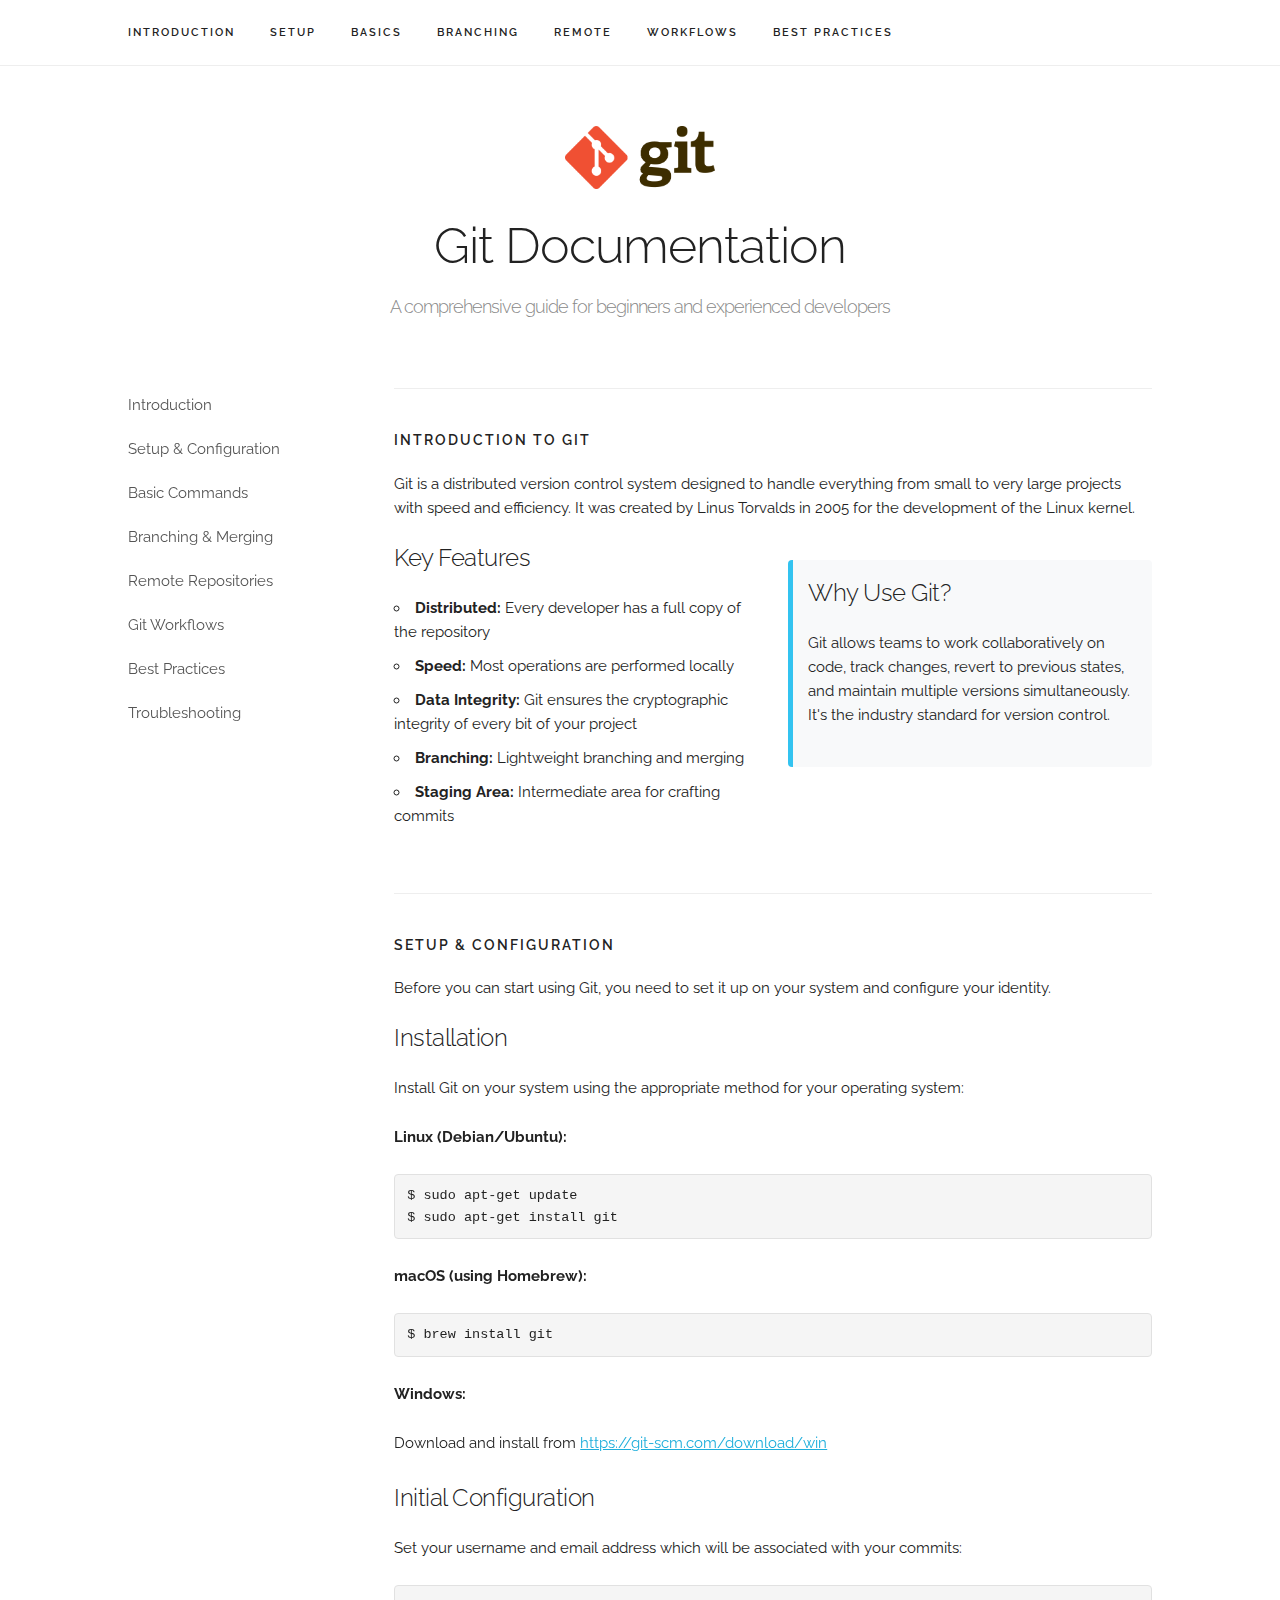
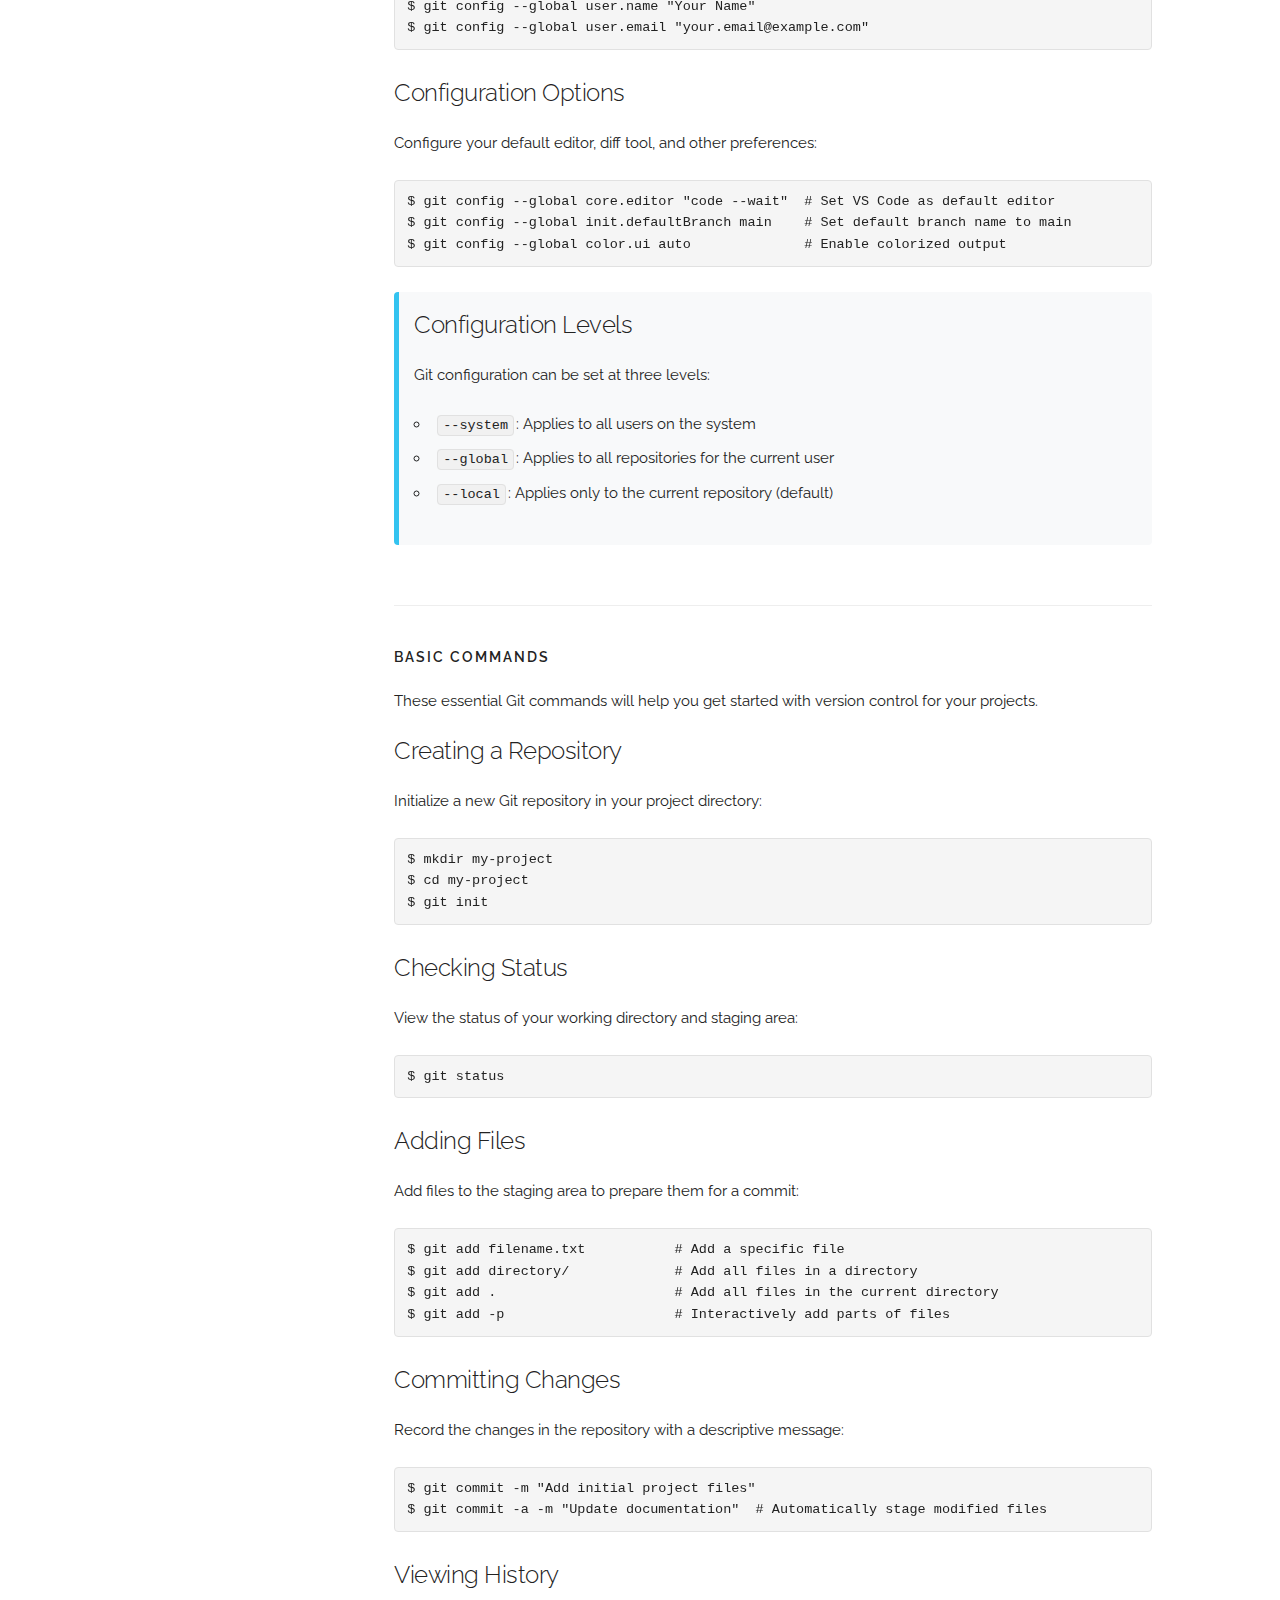
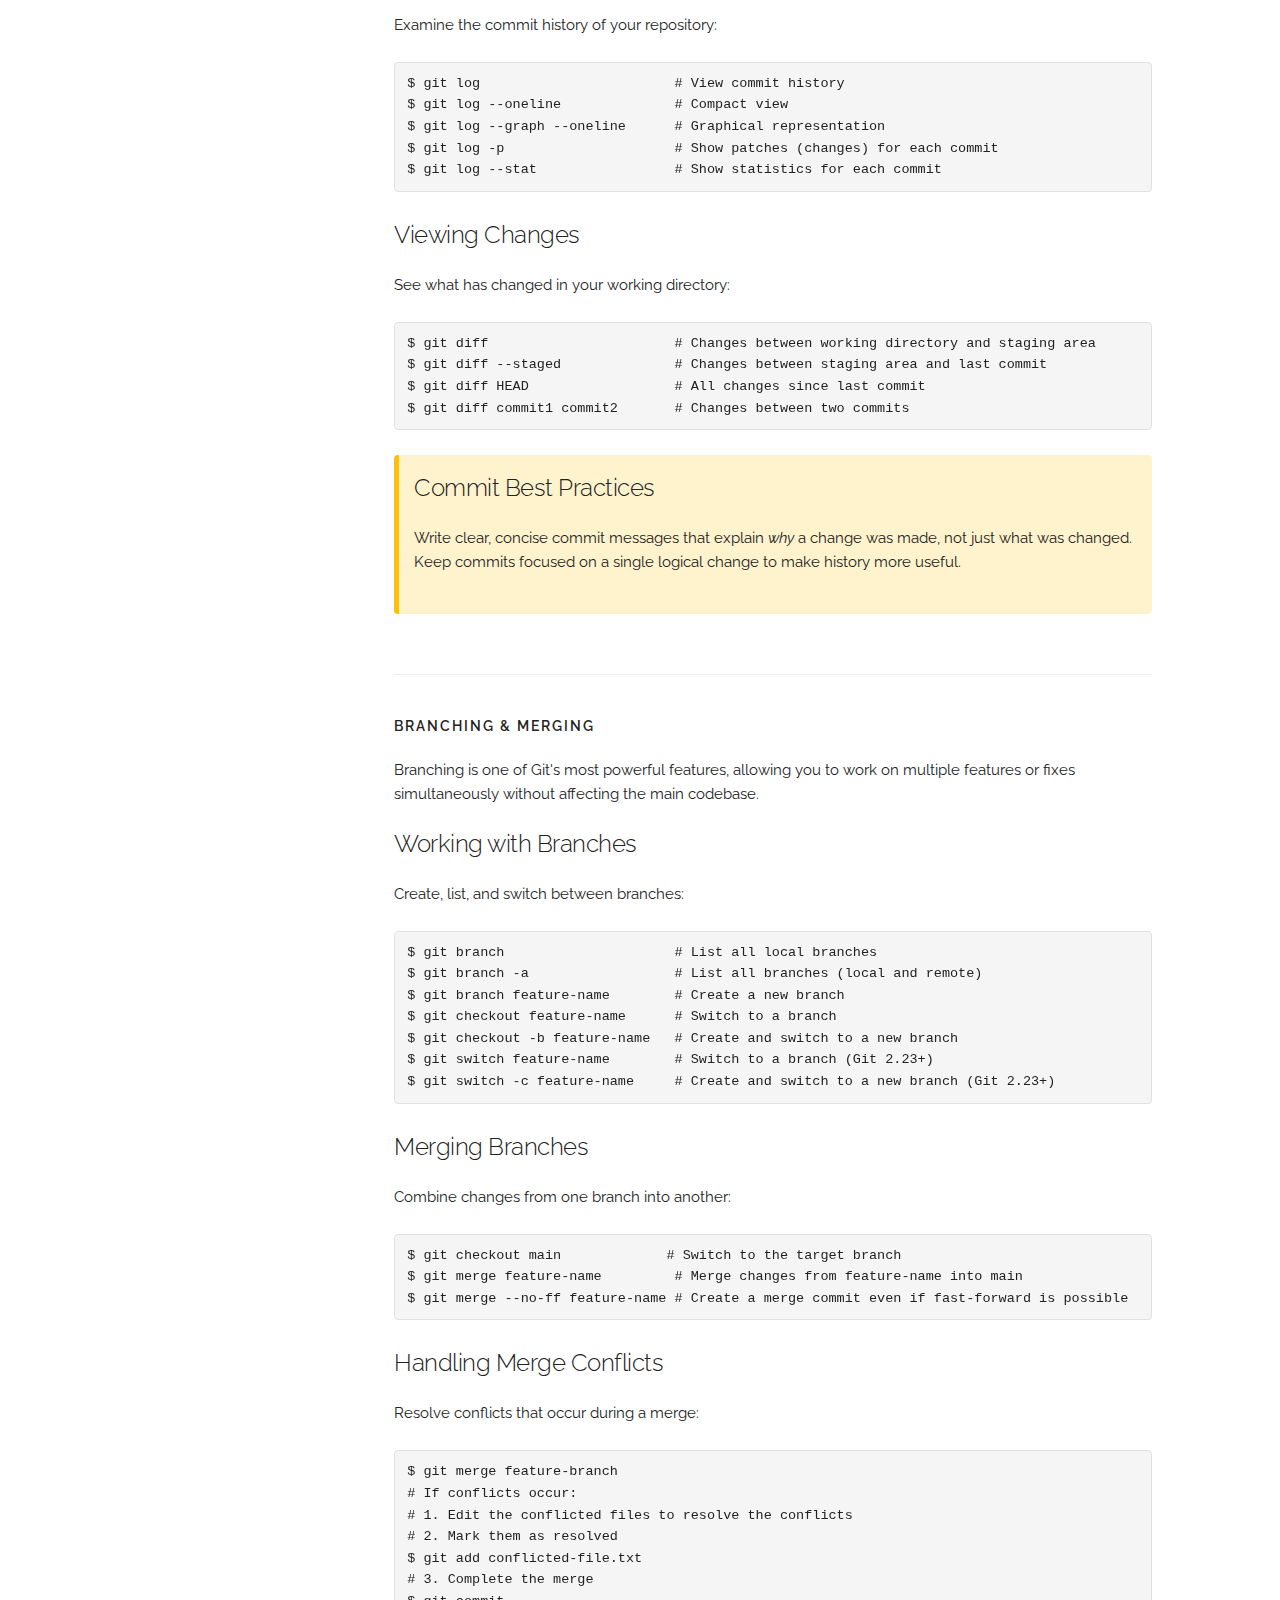
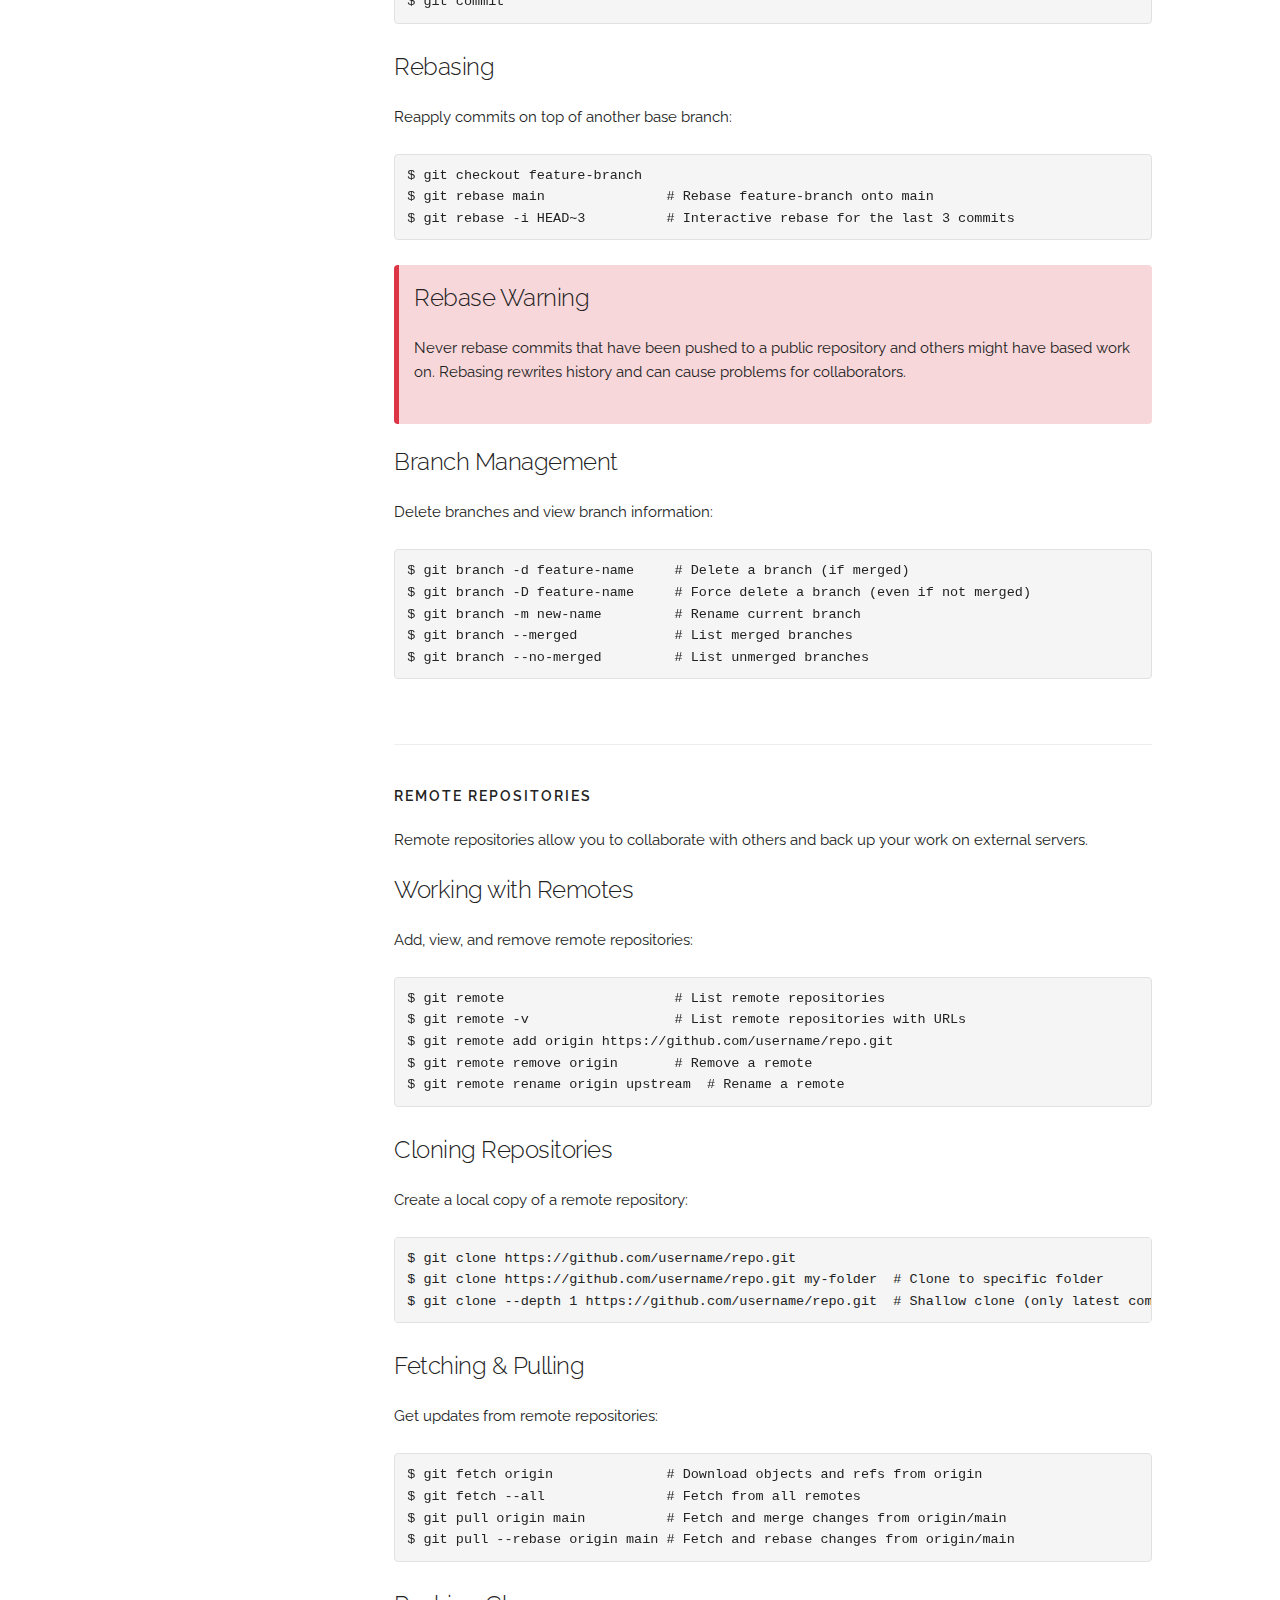
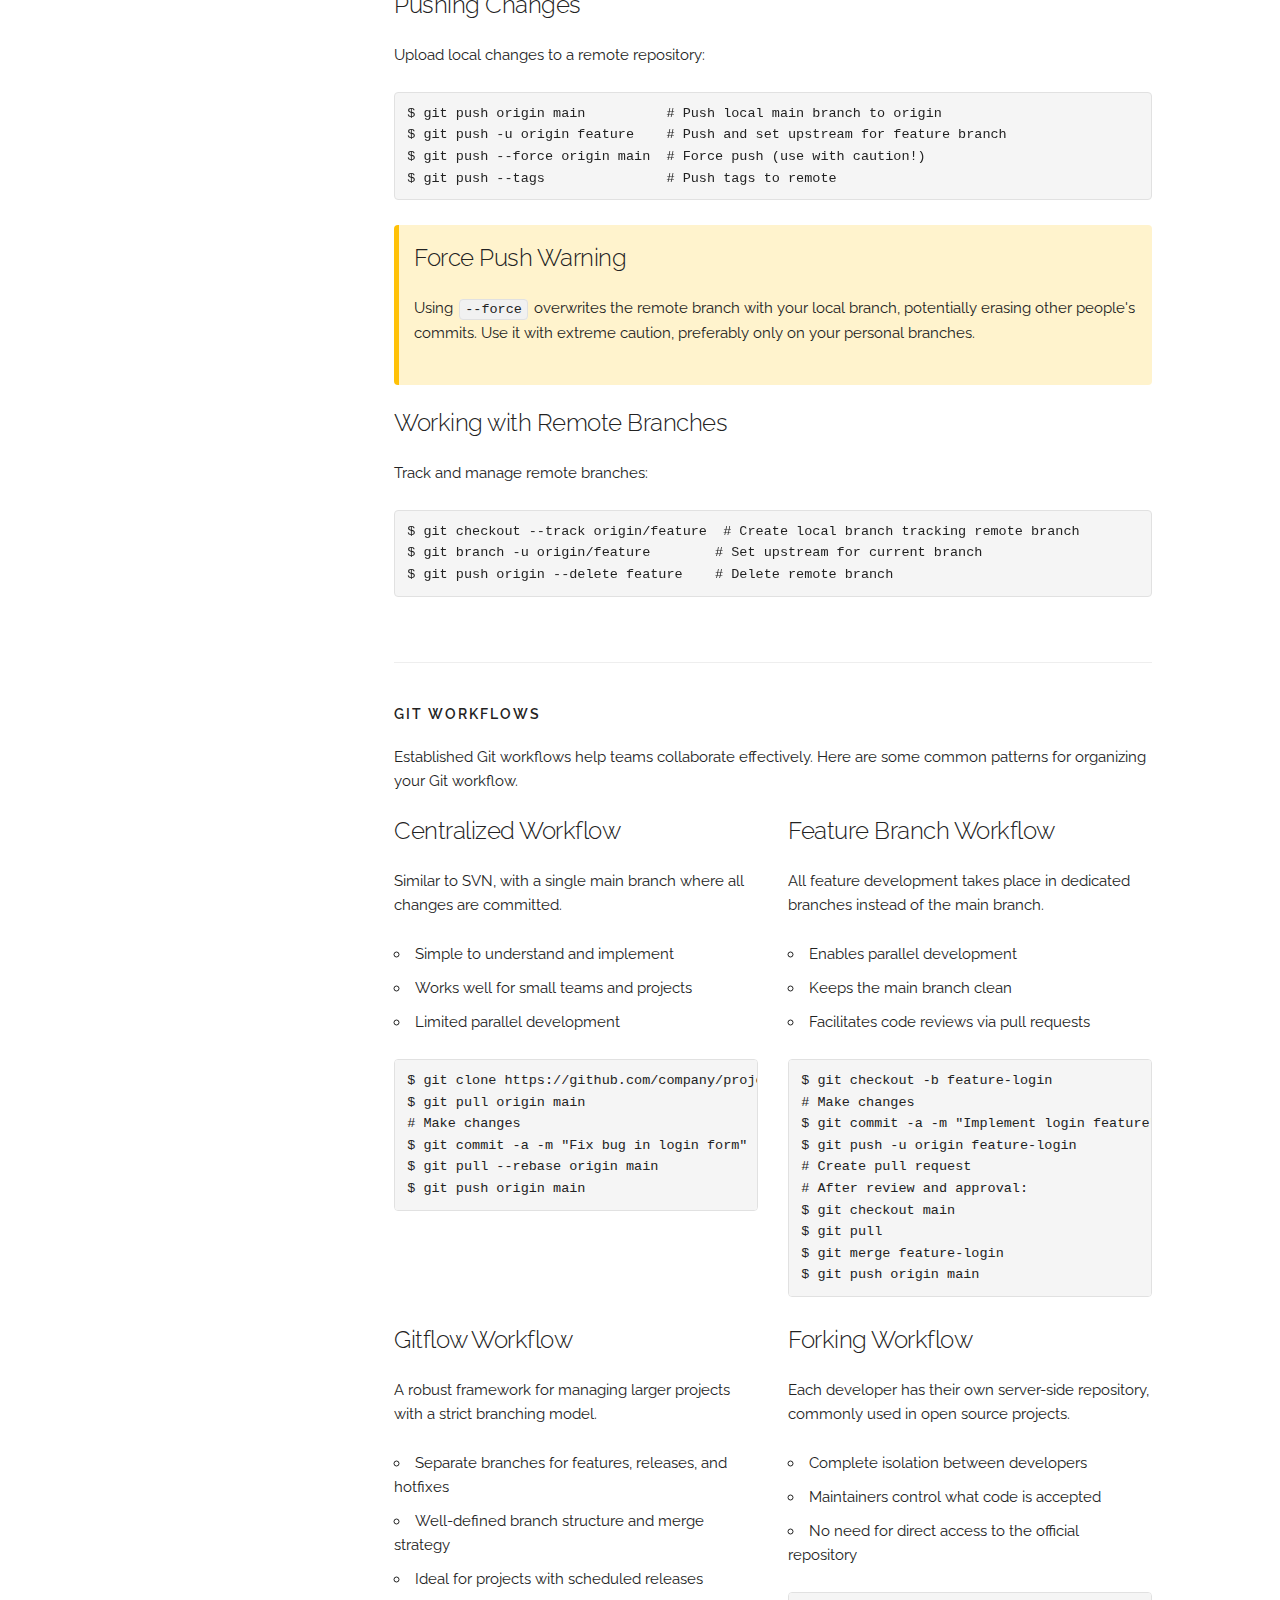
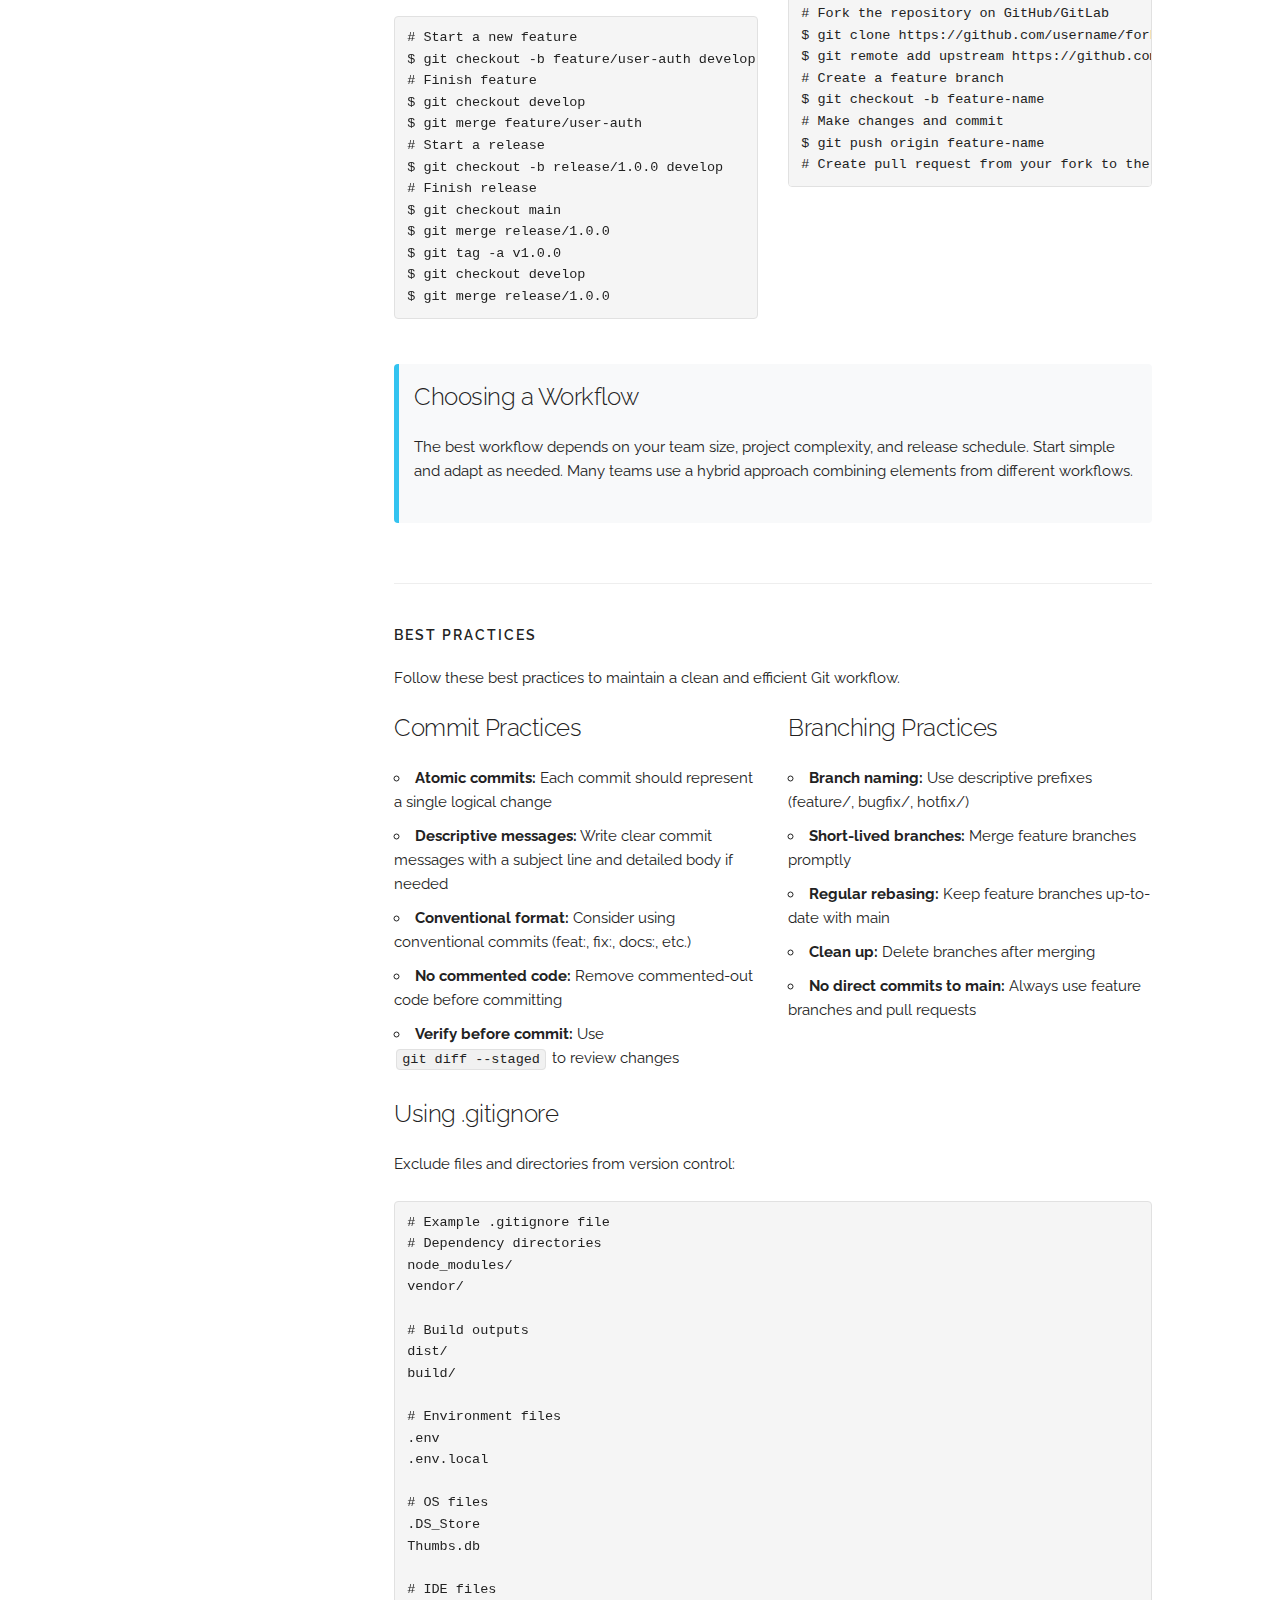
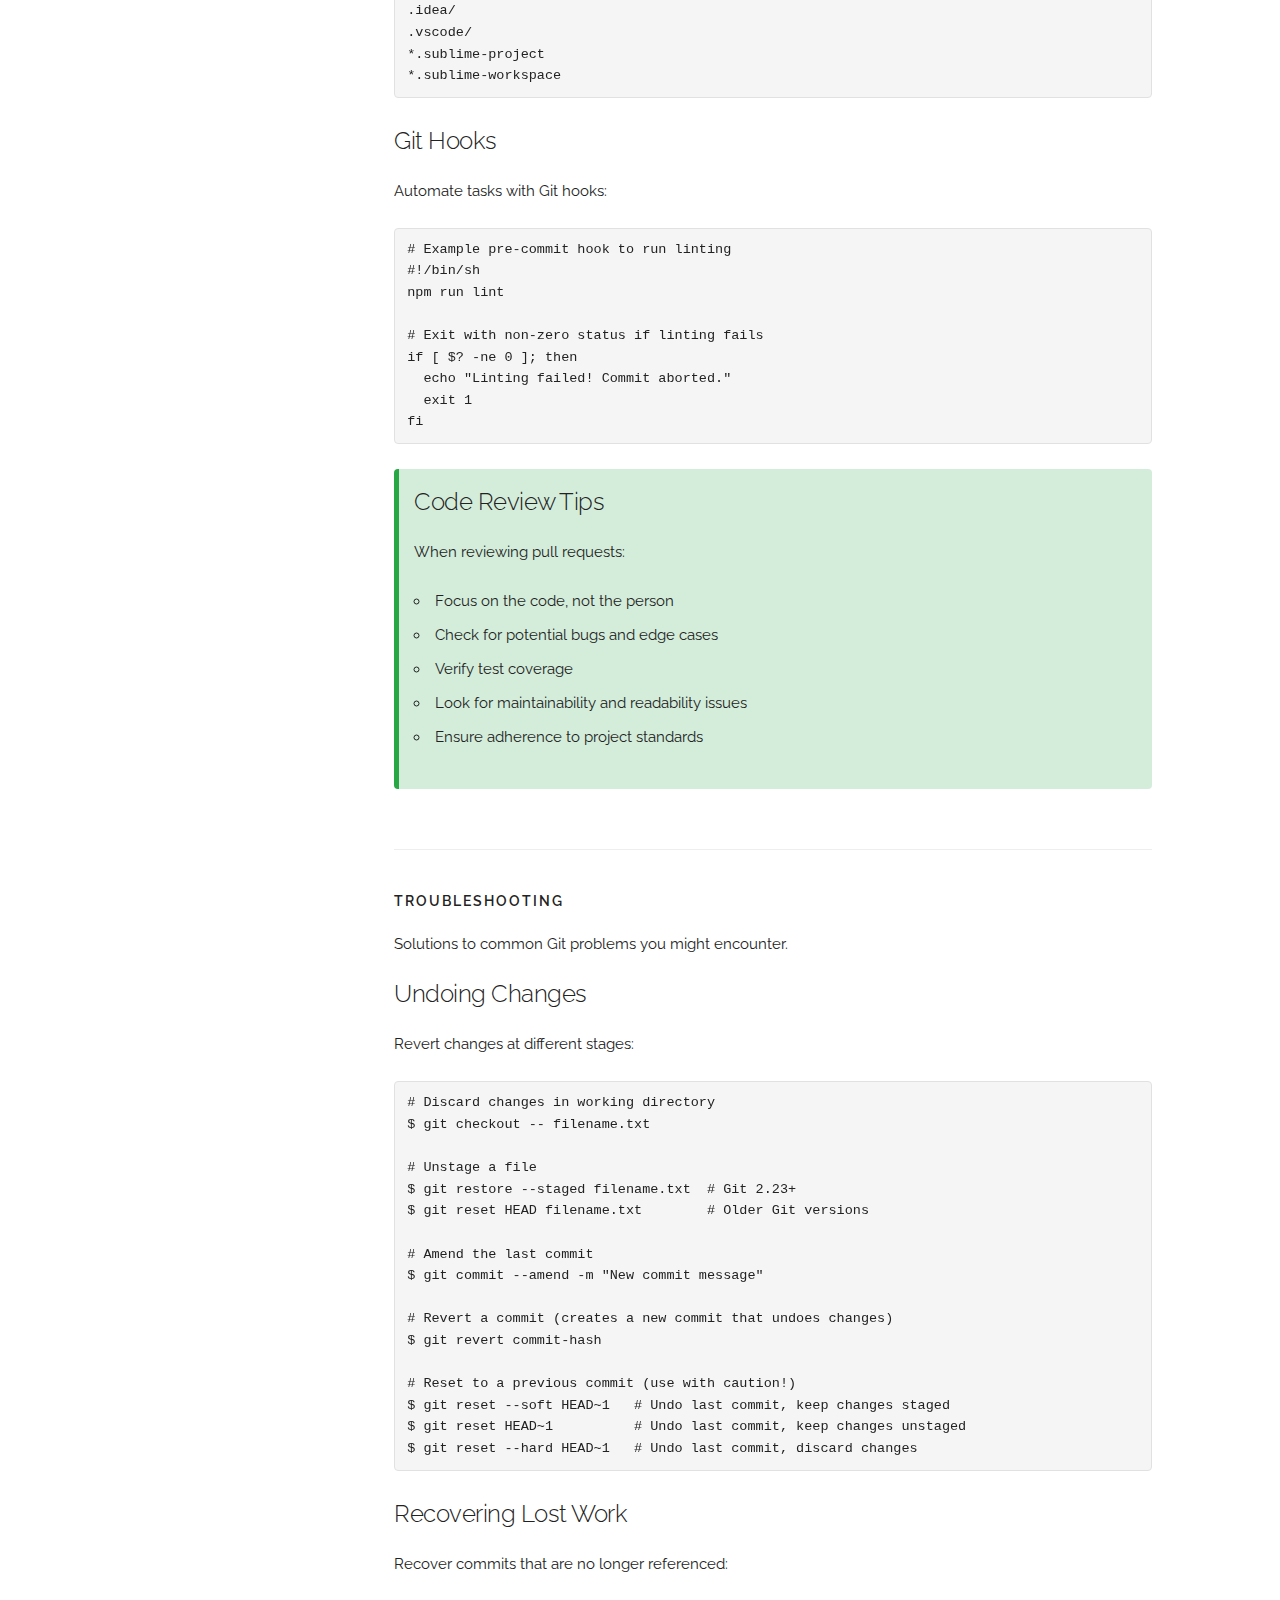
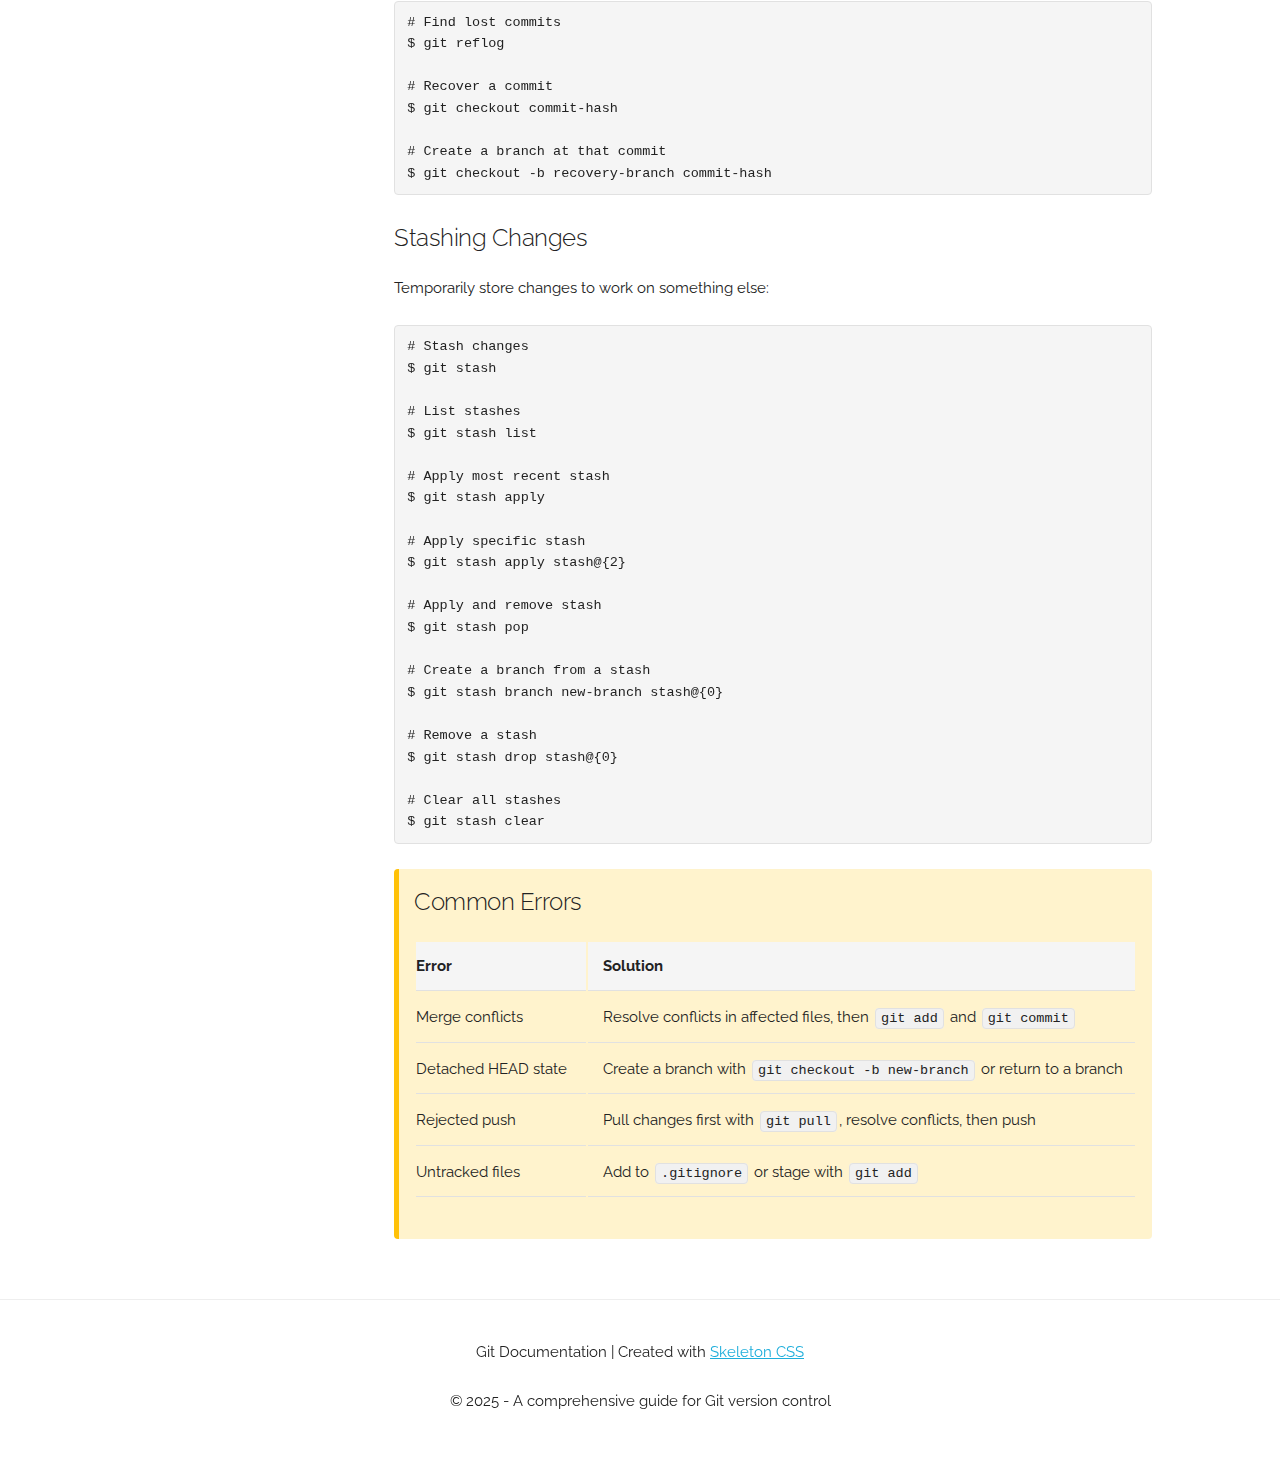
<file: docs/git/git-docs-skeleton/index.html>
<!DOCTYPE html>
<html lang="en">
<head>
  <meta charset="UTF-8">
  <meta name="viewport" content="width=device-width, initial-scale=1.0">
  <title>Git Documentation | A Comprehensive Guide</title>
  <link rel="stylesheet" href="css/normalize.css">
  <link rel="stylesheet" href="css/skeleton.css">
  <link rel="stylesheet" href="css/custom.css">
  <link href="https://fonts.googleapis.com/css?family=Raleway:400,300,600" rel="stylesheet">
</head>
<body>
  <!-- Navigation -->
  <nav class="navbar">
    <div class="container">
      <ul class="navbar-list">
        <li class="navbar-item"><a class="navbar-link" href="#intro">Introduction</a></li>
        <li class="navbar-item"><a class="navbar-link" href="#setup">Setup</a></li>
        <li class="navbar-item"><a class="navbar-link" href="#basics">Basics</a></li>
        <li class="navbar-item"><a class="navbar-link" href="#branching">Branching</a></li>
        <li class="navbar-item"><a class="navbar-link" href="#remote">Remote</a></li>
        <li class="navbar-item"><a class="navbar-link" href="#workflows">Workflows</a></li>
        <li class="navbar-item"><a class="navbar-link" href="#best-practices">Best Practices</a></li>
      </ul>
    </div>
  </nav>

  <!-- Header -->
  <div class="header">
    <div class="container">
      <img src="img/git-logo.png" alt="Git Logo" class="git-logo">
      <h1>Git Documentation</h1>
      <h2>A comprehensive guide for beginners and experienced developers</h2>
    </div>
  </div>

  <!-- Main Content -->
  <div class="container">
    <div class="row">
      <!-- Sidebar -->
      <div class="three columns">
        <div class="sidebar">
          <ul class="sidebar-list">
            <li><a class="sidebar-link" href="#intro">Introduction</a></li>
            <li><a class="sidebar-link" href="#setup">Setup & Configuration</a></li>
            <li><a class="sidebar-link" href="#basics">Basic Commands</a></li>
            <li><a class="sidebar-link" href="#branching">Branching & Merging</a></li>
            <li><a class="sidebar-link" href="#remote">Remote Repositories</a></li>
            <li><a class="sidebar-link" href="#workflows">Git Workflows</a></li>
            <li><a class="sidebar-link" href="#best-practices">Best Practices</a></li>
            <li><a class="sidebar-link" href="#troubleshooting">Troubleshooting</a></li>
          </ul>
        </div>
      </div>

      <!-- Documentation Content -->
      <div class="nine columns">
        <!-- Introduction Section -->
        <section id="intro" class="docs-section">
          <h6 class="docs-header">Introduction to Git</h6>
          <p class="section-description">
            Git is a distributed version control system designed to handle everything from small to very large projects with speed and efficiency. It was created by Linus Torvalds in 2005 for the development of the Linux kernel.
          </p>
          
          <div class="row">
            <div class="six columns">
              <h5>Key Features</h5>
              <ul>
                <li><strong>Distributed:</strong> Every developer has a full copy of the repository</li>
                <li><strong>Speed:</strong> Most operations are performed locally</li>
                <li><strong>Data Integrity:</strong> Git ensures the cryptographic integrity of every bit of your project</li>
                <li><strong>Branching:</strong> Lightweight branching and merging</li>
                <li><strong>Staging Area:</strong> Intermediate area for crafting commits</li>
              </ul>
            </div>
            <div class="six columns">
              <div class="callout callout-info">
                <h5>Why Use Git?</h5>
                <p>Git allows teams to work collaboratively on code, track changes, revert to previous states, and maintain multiple versions simultaneously. It's the industry standard for version control.</p>
              </div>
            </div>
          </div>
        </section>

        <!-- Setup Section -->
        <section id="setup" class="docs-section">
          <h6 class="docs-header">Setup & Configuration</h6>
          <p class="section-description">
            Before you can start using Git, you need to set it up on your system and configure your identity.
          </p>

          <div class="command-description">
            <h5>Installation</h5>
            <p>Install Git on your system using the appropriate method for your operating system:</p>
          </div>

          <div class="docs-example command-example">
            <p><strong>Linux (Debian/Ubuntu):</strong></p>
            <pre><code>$ sudo apt-get update
$ sudo apt-get install git</code></pre>

            <p><strong>macOS (using Homebrew):</strong></p>
            <pre><code>$ brew install git</code></pre>

            <p><strong>Windows:</strong></p>
            <p>Download and install from <a href="https://git-scm.com/download/win" target="_blank">https://git-scm.com/download/win</a></p>
          </div>

          <div class="command-description">
            <h5>Initial Configuration</h5>
            <p>Set your username and email address which will be associated with your commits:</p>
          </div>

          <div class="docs-example command-example">
            <pre><code>$ git config --global user.name "Your Name"
$ git config --global user.email "your.email@example.com"</code></pre>
          </div>

          <div class="command-description">
            <h5>Configuration Options</h5>
            <p>Configure your default editor, diff tool, and other preferences:</p>
          </div>

          <div class="docs-example command-example">
            <pre><code>$ git config --global core.editor "code --wait"  # Set VS Code as default editor
$ git config --global init.defaultBranch main    # Set default branch name to main
$ git config --global color.ui auto              # Enable colorized output</code></pre>
          </div>

          <div class="callout callout-info">
            <h5>Configuration Levels</h5>
            <p>Git configuration can be set at three levels:</p>
            <ul>
              <li><code>--system</code>: Applies to all users on the system</li>
              <li><code>--global</code>: Applies to all repositories for the current user</li>
              <li><code>--local</code>: Applies only to the current repository (default)</li>
            </ul>
          </div>
        </section>

        <!-- Basic Commands Section -->
        <section id="basics" class="docs-section">
          <h6 class="docs-header">Basic Commands</h6>
          <p class="section-description">
            These essential Git commands will help you get started with version control for your projects.
          </p>

          <div class="command-description">
            <h5>Creating a Repository</h5>
            <p>Initialize a new Git repository in your project directory:</p>
          </div>

          <div class="docs-example command-example">
            <pre><code>$ mkdir my-project
$ cd my-project
$ git init</code></pre>
          </div>

          <div class="command-description">
            <h5>Checking Status</h5>
            <p>View the status of your working directory and staging area:</p>
          </div>

          <div class="docs-example command-example">
            <pre><code>$ git status</code></pre>
          </div>

          <div class="command-description">
            <h5>Adding Files</h5>
            <p>Add files to the staging area to prepare them for a commit:</p>
          </div>

          <div class="docs-example command-example">
            <pre><code>$ git add filename.txt           # Add a specific file
$ git add directory/             # Add all files in a directory
$ git add .                      # Add all files in the current directory
$ git add -p                     # Interactively add parts of files</code></pre>
          </div>

          <div class="command-description">
            <h5>Committing Changes</h5>
            <p>Record the changes in the repository with a descriptive message:</p>
          </div>

          <div class="docs-example command-example">
            <pre><code>$ git commit -m "Add initial project files"
$ git commit -a -m "Update documentation"  # Automatically stage modified files</code></pre>
          </div>

          <div class="command-description">
            <h5>Viewing History</h5>
            <p>Examine the commit history of your repository:</p>
          </div>

          <div class="docs-example command-example">
            <pre><code>$ git log                        # View commit history
$ git log --oneline              # Compact view
$ git log --graph --oneline      # Graphical representation
$ git log -p                     # Show patches (changes) for each commit
$ git log --stat                 # Show statistics for each commit</code></pre>
          </div>

          <div class="command-description">
            <h5>Viewing Changes</h5>
            <p>See what has changed in your working directory:</p>
          </div>

          <div class="docs-example command-example">
            <pre><code>$ git diff                       # Changes between working directory and staging area
$ git diff --staged              # Changes between staging area and last commit
$ git diff HEAD                  # All changes since last commit
$ git diff commit1 commit2       # Changes between two commits</code></pre>
          </div>

          <div class="callout callout-warning">
            <h5>Commit Best Practices</h5>
            <p>Write clear, concise commit messages that explain <em>why</em> a change was made, not just what was changed. Keep commits focused on a single logical change to make history more useful.</p>
          </div>
        </section>

        <!-- Branching Section -->
        <section id="branching" class="docs-section">
          <h6 class="docs-header">Branching & Merging</h6>
          <p class="section-description">
            Branching is one of Git's most powerful features, allowing you to work on multiple features or fixes simultaneously without affecting the main codebase.
          </p>

          <div class="command-description">
            <h5>Working with Branches</h5>
            <p>Create, list, and switch between branches:</p>
          </div>

          <div class="docs-example command-example">
            <pre><code>$ git branch                     # List all local branches
$ git branch -a                  # List all branches (local and remote)
$ git branch feature-name        # Create a new branch
$ git checkout feature-name      # Switch to a branch
$ git checkout -b feature-name   # Create and switch to a new branch
$ git switch feature-name        # Switch to a branch (Git 2.23+)
$ git switch -c feature-name     # Create and switch to a new branch (Git 2.23+)</code></pre>
          </div>

          <div class="command-description">
            <h5>Merging Branches</h5>
            <p>Combine changes from one branch into another:</p>
          </div>

          <div class="docs-example command-example">
            <pre><code>$ git checkout main             # Switch to the target branch
$ git merge feature-name         # Merge changes from feature-name into main
$ git merge --no-ff feature-name # Create a merge commit even if fast-forward is possible</code></pre>
          </div>

          <div class="command-description">
            <h5>Handling Merge Conflicts</h5>
            <p>Resolve conflicts that occur during a merge:</p>
          </div>

          <div class="docs-example command-example">
            <pre><code>$ git merge feature-branch
# If conflicts occur:
# 1. Edit the conflicted files to resolve the conflicts
# 2. Mark them as resolved
$ git add conflicted-file.txt
# 3. Complete the merge
$ git commit</code></pre>
          </div>

          <div class="command-description">
            <h5>Rebasing</h5>
            <p>Reapply commits on top of another base branch:</p>
          </div>

          <div class="docs-example command-example">
            <pre><code>$ git checkout feature-branch
$ git rebase main               # Rebase feature-branch onto main
$ git rebase -i HEAD~3          # Interactive rebase for the last 3 commits</code></pre>
          </div>

          <div class="callout callout-danger">
            <h5>Rebase Warning</h5>
            <p>Never rebase commits that have been pushed to a public repository and others might have based work on. Rebasing rewrites history and can cause problems for collaborators.</p>
          </div>

          <div class="command-description">
            <h5>Branch Management</h5>
            <p>Delete branches and view branch information:</p>
          </div>

          <div class="docs-example command-example">
            <pre><code>$ git branch -d feature-name     # Delete a branch (if merged)
$ git branch -D feature-name     # Force delete a branch (even if not merged)
$ git branch -m new-name         # Rename current branch
$ git branch --merged            # List merged branches
$ git branch --no-merged         # List unmerged branches</code></pre>
          </div>
        </section>

        <!-- Remote Repositories Section -->
        <section id="remote" class="docs-section">
          <h6 class="docs-header">Remote Repositories</h6>
          <p class="section-description">
            Remote repositories allow you to collaborate with others and back up your work on external servers.
          </p>

          <div class="command-description">
            <h5>Working with Remotes</h5>
            <p>Add, view, and remove remote repositories:</p>
          </div>

          <div class="docs-example command-example">
            <pre><code>$ git remote                     # List remote repositories
$ git remote -v                  # List remote repositories with URLs
$ git remote add origin https://github.com/username/repo.git
$ git remote remove origin       # Remove a remote
$ git remote rename origin upstream  # Rename a remote</code></pre>
          </div>

          <div class="command-description">
            <h5>Cloning Repositories</h5>
            <p>Create a local copy of a remote repository:</p>
          </div>

          <div class="docs-example command-example">
            <pre><code>$ git clone https://github.com/username/repo.git
$ git clone https://github.com/username/repo.git my-folder  # Clone to specific folder
$ git clone --depth 1 https://github.com/username/repo.git  # Shallow clone (only latest commit)</code></pre>
          </div>

          <div class="command-description">
            <h5>Fetching & Pulling</h5>
            <p>Get updates from remote repositories:</p>
          </div>

          <div class="docs-example command-example">
            <pre><code>$ git fetch origin              # Download objects and refs from origin
$ git fetch --all               # Fetch from all remotes
$ git pull origin main          # Fetch and merge changes from origin/main
$ git pull --rebase origin main # Fetch and rebase changes from origin/main</code></pre>
          </div>

          <div class="command-description">
            <h5>Pushing Changes</h5>
            <p>Upload local changes to a remote repository:</p>
          </div>

          <div class="docs-example command-example">
            <pre><code>$ git push origin main          # Push local main branch to origin
$ git push -u origin feature    # Push and set upstream for feature branch
$ git push --force origin main  # Force push (use with caution!)
$ git push --tags               # Push tags to remote</code></pre>
          </div>

          <div class="callout callout-warning">
            <h5>Force Push Warning</h5>
            <p>Using <code>--force</code> overwrites the remote branch with your local branch, potentially erasing other people's commits. Use it with extreme caution, preferably only on your personal branches.</p>
          </div>

          <div class="command-description">
            <h5>Working with Remote Branches</h5>
            <p>Track and manage remote branches:</p>
          </div>

          <div class="docs-example command-example">
            <pre><code>$ git checkout --track origin/feature  # Create local branch tracking remote branch
$ git branch -u origin/feature        # Set upstream for current branch
$ git push origin --delete feature    # Delete remote branch</code></pre>
          </div>
        </section>

        <!-- Workflows Section -->
        <section id="workflows" class="docs-section">
          <h6 class="docs-header">Git Workflows</h6>
          <p class="section-description">
            Established Git workflows help teams collaborate effectively. Here are some common patterns for organizing your Git workflow.
          </p>

          <div class="row">
            <div class="six columns">
              <h5>Centralized Workflow</h5>
              <p>Similar to SVN, with a single main branch where all changes are committed.</p>
              <ul>
                <li>Simple to understand and implement</li>
                <li>Works well for small teams and projects</li>
                <li>Limited parallel development</li>
              </ul>
              <div class="docs-example">
                <pre><code>$ git clone https://github.com/company/project.git
$ git pull origin main
# Make changes
$ git commit -a -m "Fix bug in login form"
$ git pull --rebase origin main
$ git push origin main</code></pre>
              </div>
            </div>
            <div class="six columns">
              <h5>Feature Branch Workflow</h5>
              <p>All feature development takes place in dedicated branches instead of the main branch.</p>
              <ul>
                <li>Enables parallel development</li>
                <li>Keeps the main branch clean</li>
                <li>Facilitates code reviews via pull requests</li>
              </ul>
              <div class="docs-example">
                <pre><code>$ git checkout -b feature-login
# Make changes
$ git commit -a -m "Implement login feature"
$ git push -u origin feature-login
# Create pull request
# After review and approval:
$ git checkout main
$ git pull
$ git merge feature-login
$ git push origin main</code></pre>
              </div>
            </div>
          </div>

          <div class="row">
            <div class="six columns">
              <h5>Gitflow Workflow</h5>
              <p>A robust framework for managing larger projects with a strict branching model.</p>
              <ul>
                <li>Separate branches for features, releases, and hotfixes</li>
                <li>Well-defined branch structure and merge strategy</li>
                <li>Ideal for projects with scheduled releases</li>
              </ul>
              <div class="docs-example">
                <pre><code># Start a new feature
$ git checkout -b feature/user-auth develop
# Finish feature
$ git checkout develop
$ git merge feature/user-auth
# Start a release
$ git checkout -b release/1.0.0 develop
# Finish release
$ git checkout main
$ git merge release/1.0.0
$ git tag -a v1.0.0
$ git checkout develop
$ git merge release/1.0.0</code></pre>
              </div>
            </div>
            <div class="six columns">
              <h5>Forking Workflow</h5>
              <p>Each developer has their own server-side repository, commonly used in open source projects.</p>
              <ul>
                <li>Complete isolation between developers</li>
                <li>Maintainers control what code is accepted</li>
                <li>No need for direct access to the official repository</li>
              </ul>
              <div class="docs-example">
                <pre><code># Fork the repository on GitHub/GitLab
$ git clone https://github.com/username/forked-project.git
$ git remote add upstream https://github.com/original/project.git
# Create a feature branch
$ git checkout -b feature-name
# Make changes and commit
$ git push origin feature-name
# Create pull request from your fork to the original repo</code></pre>
              </div>
            </div>
          </div>

          <div class="callout callout-info">
            <h5>Choosing a Workflow</h5>
            <p>The best workflow depends on your team size, project complexity, and release schedule. Start simple and adapt as needed. Many teams use a hybrid approach combining elements from different workflows.</p>
          </div>
        </section>

        <!-- Best Practices Section -->
        <section id="best-practices" class="docs-section">
          <h6 class="docs-header">Best Practices</h6>
          <p class="section-description">
            Follow these best practices to maintain a clean and efficient Git workflow.
          </p>

          <div class="row">
            <div class="six columns">
              <h5>Commit Practices</h5>
              <ul>
                <li><strong>Atomic commits:</strong> Each commit should represent a single logical change</li>
                <li><strong>Descriptive messages:</strong> Write clear commit messages with a subject line and detailed body if needed</li>
                <li><strong>Conventional format:</strong> Consider using conventional commits (feat:, fix:, docs:, etc.)</li>
                <li><strong>No commented code:</strong> Remove commented-out code before committing</li>
                <li><strong>Verify before commit:</strong> Use <code>git diff --staged</code> to review changes</li>
              </ul>
            </div>
            <div class="six columns">
              <h5>Branching Practices</h5>
              <ul>
                <li><strong>Branch naming:</strong> Use descriptive prefixes (feature/, bugfix/, hotfix/)</li>
                <li><strong>Short-lived branches:</strong> Merge feature branches promptly</li>
                <li><strong>Regular rebasing:</strong> Keep feature branches up-to-date with main</li>
                <li><strong>Clean up:</strong> Delete branches after merging</li>
                <li><strong>No direct commits to main:</strong> Always use feature branches and pull requests</li>
              </ul>
            </div>
          </div>

          <div class="command-description">
            <h5>Using .gitignore</h5>
            <p>Exclude files and directories from version control:</p>
          </div>

          <div class="docs-example command-example">
            <pre><code># Example .gitignore file
# Dependency directories
node_modules/
vendor/

# Build outputs
dist/
build/

# Environment files
.env
.env.local

# OS files
.DS_Store
Thumbs.db

# IDE files
.idea/
.vscode/
*.sublime-project
*.sublime-workspace</code></pre>
          </div>

          <div class="command-description">
            <h5>Git Hooks</h5>
            <p>Automate tasks with Git hooks:</p>
          </div>

          <div class="docs-example command-example">
            <pre><code># Example pre-commit hook to run linting
#!/bin/sh
npm run lint

# Exit with non-zero status if linting fails
if [ $? -ne 0 ]; then
  echo "Linting failed! Commit aborted."
  exit 1
fi</code></pre>
          </div>

          <div class="callout callout-success">
            <h5>Code Review Tips</h5>
            <p>When reviewing pull requests:</p>
            <ul>
              <li>Focus on the code, not the person</li>
              <li>Check for potential bugs and edge cases</li>
              <li>Verify test coverage</li>
              <li>Look for maintainability and readability issues</li>
              <li>Ensure adherence to project standards</li>
            </ul>
          </div>
        </section>

        <!-- Troubleshooting Section -->
        <section id="troubleshooting" class="docs-section">
          <h6 class="docs-header">Troubleshooting</h6>
          <p class="section-description">
            Solutions to common Git problems you might encounter.
          </p>

          <div class="command-description">
            <h5>Undoing Changes</h5>
            <p>Revert changes at different stages:</p>
          </div>

          <div class="docs-example command-example">
            <pre><code># Discard changes in working directory
$ git checkout -- filename.txt

# Unstage a file
$ git restore --staged filename.txt  # Git 2.23+
$ git reset HEAD filename.txt        # Older Git versions

# Amend the last commit
$ git commit --amend -m "New commit message"

# Revert a commit (creates a new commit that undoes changes)
$ git revert commit-hash

# Reset to a previous commit (use with caution!)
$ git reset --soft HEAD~1   # Undo last commit, keep changes staged
$ git reset HEAD~1          # Undo last commit, keep changes unstaged
$ git reset --hard HEAD~1   # Undo last commit, discard changes</code></pre>
          </div>

          <div class="command-description">
            <h5>Recovering Lost Work</h5>
            <p>Recover commits that are no longer referenced:</p>
          </div>

          <div class="docs-example command-example">
            <pre><code># Find lost commits
$ git reflog

# Recover a commit
$ git checkout commit-hash

# Create a branch at that commit
$ git checkout -b recovery-branch commit-hash</code></pre>
          </div>

          <div class="command-description">
            <h5>Stashing Changes</h5>
            <p>Temporarily store changes to work on something else:</p>
          </div>

          <div class="docs-example command-example">
            <pre><code># Stash changes
$ git stash

# List stashes
$ git stash list

# Apply most recent stash
$ git stash apply

# Apply specific stash
$ git stash apply stash@{2}

# Apply and remove stash
$ git stash pop

# Create a branch from a stash
$ git stash branch new-branch stash@{0}

# Remove a stash
$ git stash drop stash@{0}

# Clear all stashes
$ git stash clear</code></pre>
          </div>

          <div class="callout callout-warning">
            <h5>Common Errors</h5>
            <table>
              <thead>
                <tr>
                  <th>Error</th>
                  <th>Solution</th>
                </tr>
              </thead>
              <tbody>
                <tr>
                  <td>Merge conflicts</td>
                  <td>Resolve conflicts in affected files, then <code>git add</code> and <code>git commit</code></td>
                </tr>
                <tr>
                  <td>Detached HEAD state</td>
                  <td>Create a branch with <code>git checkout -b new-branch</code> or return to a branch</td>
                </tr>
                <tr>
                  <td>Rejected push</td>
                  <td>Pull changes first with <code>git pull</code>, resolve conflicts, then push</td>
                </tr>
                <tr>
                  <td>Untracked files</td>
                  <td>Add to <code>.gitignore</code> or stage with <code>git add</code></td>
                </tr>
              </tbody>
            </table>
          </div>
        </section>
      </div>
    </div>
  </div>

  <!-- Footer -->
  <div class="footer">
    <div class="container">
      <p>Git Documentation | Created with <a href="http://getskeleton.com/" target="_blank">Skeleton CSS</a></p>
      <p>© 2025 - A comprehensive guide for Git version control</p>
    </div>
  </div>

  <!-- JavaScript -->
  <script>
    // Simple script to highlight the active section in the sidebar
    document.addEventListener('DOMContentLoaded', function() {
      const sections = document.querySelectorAll('.docs-section');
      const navLinks = document.querySelectorAll('.navbar-link');
      const sidebarLinks = document.querySelectorAll('.sidebar-link');
      
      // Highlight active section on scroll
      window.addEventListener('scroll', function() {
        let current = '';
        
        sections.forEach(section => {
          const sectionTop = section.offsetTop;
          const sectionHeight = section.clientHeight;
          if(pageYOffset >= (sectionTop - 200)) {
            current = section.getAttribute('id');
          }
        });
        
        navLinks.forEach(link => {
          link.classList.remove('active');
          if(link.getAttribute('href').substring(1) === current) {
            link.classList.add('active');
          }
        });
        
        sidebarLinks.forEach(link => {
          link.classList.remove('active');
          if(link.getAttribute('href').substring(1) === current) {
            link.classList.add('active');
          }
        });
      });
      
      // Smooth scrolling for anchor links
      document.querySelectorAll('a[href^="#"]').forEach(anchor => {
        anchor.addEventListener('click', function (e) {
          e.preventDefault();
          
          document.querySelector(this.getAttribute('href')).scrollIntoView({
            behavior: 'smooth'
          });
        });
      });
    });
  </script>
</body>
</html>
</file>
<file: css/skeleton.css>
/*
* Skeleton V2.0.4
* Copyright 2014, Dave Gamache
* www.getskeleton.com
* Free to use under the MIT license.
* http://www.opensource.org/licenses/mit-license.php
* 12/29/2014
*/


/* Table of contents
––––––––––––––––––––––––––––––––––––––––––––––––––
- Grid
- Base Styles
- Typography
- Links
- Buttons
- Forms
- Lists
- Code
- Tables
- Spacing
- Utilities
- Clearing
- Media Queries
*/


/* Grid
–––––––––––––––––––––––––––––––––––––––––––––––––– */
.container {
  position: relative;
  width: 100%;
  max-width: 960px;
  margin: 0 auto;
  padding: 0 20px;
  box-sizing: border-box; }
.column,
.columns {
  width: 100%;
  float: left;
  box-sizing: border-box; }

/* For devices larger than 400px */
@media (min-width: 400px) {
  .container {
    width: 85%;
    padding: 0; }
}

/* For devices larger than 550px */
@media (min-width: 550px) {
  .container {
    width: 80%; }
  .column,
  .columns {
    margin-left: 4%; }
  .column:first-child,
  .columns:first-child {
    margin-left: 0; }

  .one.column,
  .one.columns                    { width: 4.66666666667%; }
  .two.columns                    { width: 13.3333333333%; }
  .three.columns                  { width: 22%;            }
  .four.columns                   { width: 30.6666666667%; }
  .five.columns                   { width: 39.3333333333%; }
  .six.columns                    { width: 48%;            }
  .seven.columns                  { width: 56.6666666667%; }
  .eight.columns                  { width: 65.3333333333%; }
  .nine.columns                   { width: 74.0%;          }
  .ten.columns                    { width: 82.6666666667%; }
  .eleven.columns                 { width: 91.3333333333%; }
  .twelve.columns                 { width: 100%; margin-left: 0; }

  .one-third.column               { width: 30.6666666667%; }
  .two-thirds.column              { width: 65.3333333333%; }

  .one-half.column                { width: 48%; }

  /* Offsets */
  .offset-by-one.column,
  .offset-by-one.columns          { margin-left: 8.66666666667%; }
  .offset-by-two.column,
  .offset-by-two.columns          { margin-left: 17.3333333333%; }
  .offset-by-three.column,
  .offset-by-three.columns        { margin-left: 26%;            }
  .offset-by-four.column,
  .offset-by-four.columns         { margin-left: 34.6666666667%; }
  .offset-by-five.column,
  .offset-by-five.columns         { margin-left: 43.3333333333%; }
  .offset-by-six.column,
  .offset-by-six.columns          { margin-left: 52%;            }
  .offset-by-seven.column,
  .offset-by-seven.columns        { margin-left: 60.6666666667%; }
  .offset-by-eight.column,
  .offset-by-eight.columns        { margin-left: 69.3333333333%; }
  .offset-by-nine.column,
  .offset-by-nine.columns         { margin-left: 78.0%;          }
  .offset-by-ten.column,
  .offset-by-ten.columns          { margin-left: 86.6666666667%; }
  .offset-by-eleven.column,
  .offset-by-eleven.columns       { margin-left: 95.3333333333%; }

  .offset-by-one-third.column,
  .offset-by-one-third.columns    { margin-left: 34.6666666667%; }
  .offset-by-two-thirds.column,
  .offset-by-two-thirds.columns   { margin-left: 69.3333333333%; }

  .offset-by-one-half.column,
  .offset-by-one-half.columns     { margin-left: 52%; }

}


/* Base Styles
–––––––––––––––––––––––––––––––––––––––––––––––––– */
/* NOTE
html is set to 62.5% so that all the REM measurements throughout Skeleton
are based on 10px sizing. So basically 1.5rem = 15px :) */
html {
  font-size: 62.5%; }
body {
  font-size: 1.5em; /* currently ems cause chrome bug misinterpreting rems on body element */
  line-height: 1.6;
  font-weight: 400;
  font-family: "Raleway", "HelveticaNeue", "Helvetica Neue", Helvetica, Arial, sans-serif;
  color: #222; }


/* Typography
–––––––––––––––––––––––––––––––––––––––––––––––––– */
h1, h2, h3, h4, h5, h6 {
  margin-top: 0;
  margin-bottom: 2rem;
  font-weight: 300; }
h1 { font-size: 4.0rem; line-height: 1.2;  letter-spacing: -.1rem;}
h2 { font-size: 3.6rem; line-height: 1.25; letter-spacing: -.1rem; }
h3 { font-size: 3.0rem; line-height: 1.3;  letter-spacing: -.1rem; }
h4 { font-size: 2.4rem; line-height: 1.35; letter-spacing: -.08rem; }
h5 { font-size: 1.8rem; line-height: 1.5;  letter-spacing: -.05rem; }
h6 { font-size: 1.5rem; line-height: 1.6;  letter-spacing: 0; }

/* Larger than phablet */
@media (min-width: 550px) {
  h1 { font-size: 5.0rem; }
  h2 { font-size: 4.2rem; }
  h3 { font-size: 3.6rem; }
  h4 { font-size: 3.0rem; }
  h5 { font-size: 2.4rem; }
  h6 { font-size: 1.5rem; }
}

p {
  margin-top: 0; }


/* Links
–––––––––––––––––––––––––––––––––––––––––––––––––– */
a {
  color: #1EAEDB; }
a:hover {
  color: #0FA0CE; }


/* Buttons
–––––––––––––––––––––––––––––––––––––––––––––––––– */
.button,
button,
input[type="submit"],
input[type="reset"],
input[type="button"] {
  display: inline-block;
  height: 38px;
  padding: 0 30px;
  color: #555;
  text-align: center;
  font-size: 11px;
  font-weight: 600;
  line-height: 38px;
  letter-spacing: .1rem;
  text-transform: uppercase;
  text-decoration: none;
  white-space: nowrap;
  background-color: transparent;
  border-radius: 4px;
  border: 1px solid #bbb;
  cursor: pointer;
  box-sizing: border-box; }
.button:hover,
button:hover,
input[type="submit"]:hover,
input[type="reset"]:hover,
input[type="button"]:hover,
.button:focus,
button:focus,
input[type="submit"]:focus,
input[type="reset"]:focus,
input[type="button"]:focus {
  color: #333;
  border-color: #888;
  outline: 0; }
.button.button-primary,
button.button-primary,
input[type="submit"].button-primary,
input[type="reset"].button-primary,
input[type="button"].button-primary {
  color: #FFF;
  background-color: #33C3F0;
  border-color: #33C3F0; }
.button.button-primary:hover,
button.button-primary:hover,
input[type="submit"].button-primary:hover,
input[type="reset"].button-primary:hover,
input[type="button"].button-primary:hover,
.button.button-primary:focus,
button.button-primary:focus,
input[type="submit"].button-primary:focus,
input[type="reset"].button-primary:focus,
input[type="button"].button-primary:focus {
  color: #FFF;
  background-color: #1EAEDB;
  border-color: #1EAEDB; }


/* Forms
–––––––––––––––––––––––––––––––––––––––––––––––––– */
input[type="email"],
input[type="number"],
input[type="search"],
input[type="text"],
input[type="tel"],
input[type="url"],
input[type="password"],
textarea,
select {
  height: 38px;
  padding: 6px 10px; /* The 6px vertically centers text on FF, ignored by Webkit */
  background-color: #fff;
  border: 1px solid #D1D1D1;
  border-radius: 4px;
  box-shadow: none;
  box-sizing: border-box; }
/* Removes awkward default styles on some inputs for iOS */
input[type="email"],
input[type="number"],
input[type="search"],
input[type="text"],
input[type="tel"],
input[type="url"],
input[type="password"],
textarea {
  -webkit-appearance: none;
     -moz-appearance: none;
          appearance: none; }
textarea {
  min-height: 65px;
  padding-top: 6px;
  padding-bottom: 6px; }
input[type="email"]:focus,
input[type="number"]:focus,
input[type="search"]:focus,
input[type="text"]:focus,
input[type="tel"]:focus,
input[type="url"]:focus,
input[type="password"]:focus,
textarea:focus,
select:focus {
  border: 1px solid #33C3F0;
  outline: 0; }
label,
legend {
  display: block;
  margin-bottom: .5rem;
  font-weight: 600; }
fieldset {
  padding: 0;
  border-width: 0; }
input[type="checkbox"],
input[type="radio"] {
  display: inline; }
label > .label-body {
  display: inline-block;
  margin-left: .5rem;
  font-weight: normal; }


/* Lists
–––––––––––––––––––––––––––––––––––––––––––––––––– */
ul {
  list-style: circle inside; }
ol {
  list-style: decimal inside; }
ol, ul {
  padding-left: 0;
  margin-top: 0; }
ul ul,
ul ol,
ol ol,
ol ul {
  margin: 1.5rem 0 1.5rem 3rem;
  font-size: 90%; }
li {
  margin-bottom: 1rem; }


/* Code
–––––––––––––––––––––––––––––––––––––––––––––––––– */
code {
  padding: .2rem .5rem;
  margin: 0 .2rem;
  font-size: 90%;
  white-space: nowrap;
  background: #F1F1F1;
  border: 1px solid #E1E1E1;
  border-radius: 4px; }
pre > code {
  display: block;
  padding: 1rem 1.5rem;
  white-space: pre; }


/* Tables
–––––––––––––––––––––––––––––––––––––––––––––––––– */
th,
td {
  padding: 12px 15px;
  text-align: left;
  border-bottom: 1px solid #E1E1E1; }
th:first-child,
td:first-child {
  padding-left: 0; }
th:last-child,
td:last-child {
  padding-right: 0; }


/* Spacing
–––––––––––––––––––––––––––––––––––––––––––––––––– */
button,
.button {
  margin-bottom: 1rem; }
input,
textarea,
select,
fieldset {
  margin-bottom: 1.5rem; }
pre,
blockquote,
dl,
figure,
table,
p,
ul,
ol,
form {
  margin-bottom: 2.5rem; }


/* Utilities
–––––––––––––––––––––––––––––––––––––––––––––––––– */
.u-full-width {
  width: 100%;
  box-sizing: border-box; }
.u-max-full-width {
  max-width: 100%;
  box-sizing: border-box; }
.u-pull-right {
  float: right; }
.u-pull-left {
  float: left; }


/* Misc
–––––––––––––––––––––––––––––––––––––––––––––––––– */
hr {
  margin-top: 3rem;
  margin-bottom: 3.5rem;
  border-width: 0;
  border-top: 1px solid #E1E1E1; }


/* Clearing
–––––––––––––––––––––––––––––––––––––––––––––––––– */

/* Self Clearing Goodness */
.container:after,
.row:after,
.u-cf {
  content: "";
  display: table;
  clear: both; }


/* Media Queries
–––––––––––––––––––––––––––––––––––––––––––––––––– */
/*
Note: The best way to structure the use of media queries is to create the queries
near the relevant code. For example, if you wanted to change the styles for buttons
on small devices, paste the mobile query code up in the buttons section and style it
there.
*/


/* Larger than mobile */
@media (min-width: 400px) {}

/* Larger than phablet (also point when grid becomes active) */
@media (min-width: 550px) {}

/* Larger than tablet */
@media (min-width: 750px) {}

/* Larger than desktop */
@media (min-width: 1000px) {}

/* Larger than Desktop HD */
@media (min-width: 1200px) {}
</file>
<file: docs/git/git-docs-skeleton-v2/css/skeleton.css>
.container{position:relative;width:100%;max-width:960px;margin:0 auto;padding:0 20px;box-sizing:border-box}.column,.columns{width:100%;float:left;box-sizing:border-box}@media (min-width:400px){.container{width:85%;padding:0}}@media (min-width:550px){.container{width:80%}.column,.columns{margin-left:4%}.column:first-child,.columns:first-child{margin-left:0}.one.column,.one.columns{width:4.66666666667%}.two.columns{width:13.3333333333%}.three.columns{width:22%}.four.columns{width:30.6666666667%}.five.columns{width:39.3333333333%}.six.columns{width:48%}.seven.columns{width:56.6666666667%}.eight.columns{width:65.3333333333%}.nine.columns{width:74%}.ten.columns{width:82.6666666667%}.eleven.columns{width:91.3333333333%}.twelve.columns{width:100%;margin-left:0}.one-third.column{width:30.6666666667%}.two-thirds.column{width:65.3333333333%}.one-half.column{width:48%}.offset-by-one.column,.offset-by-one.columns{margin-left:8.66666666667%}.offset-by-two.column,.offset-by-two.columns{margin-left:17.3333333333%}.offset-by-three.column,.offset-by-three.columns{margin-left:26%}.offset-by-four.column,.offset-by-four.columns{margin-left:34.6666666667%}.offset-by-five.column,.offset-by-five.columns{margin-left:43.3333333333%}.offset-by-six.column,.offset-by-six.columns{margin-left:52%}.offset-by-seven.column,.offset-by-seven.columns{margin-left:60.6666666667%}.offset-by-eight.column,.offset-by-eight.columns{margin-left:69.3333333333%}.offset-by-nine.column,.offset-by-nine.columns{margin-left:78%}.offset-by-ten.column,.offset-by-ten.columns{margin-left:86.6666666667%}.offset-by-eleven.column,.offset-by-eleven.columns{margin-left:95.3333333333%}.offset-by-one-third.column,.offset-by-one-third.columns{margin-left:34.6666666667%}.offset-by-two-thirds.column,.offset-by-two-thirds.columns{margin-left:69.3333333333%}.offset-by-one-half.column,.offset-by-one-half.columns{margin-left:52%}}html{font-size:62.5%}body{font-size:1.5em;line-height:1.6;font-weight:400;font-family:Raleway,HelveticaNeue,"Helvetica Neue",Helvetica,Arial,sans-serif;color:#222}h1,h2,h3,h4,h5,h6{margin-top:0;margin-bottom:2rem;font-weight:300}h1{font-size:4rem;line-height:1.2;letter-spacing:-.1rem}h2{font-size:3.6rem;line-height:1.25;letter-spacing:-.1rem}h3{font-size:3rem;line-height:1.3;letter-spacing:-.1rem}h4{font-size:2.4rem;line-height:1.35;letter-spacing:-.08rem}h5{font-size:1.8rem;line-height:1.5;letter-spacing:-.05rem}h6{font-size:1.5rem;line-height:1.6;letter-spacing:0}@media (min-width:550px){h1{font-size:5rem}h2{font-size:4.2rem}h3{font-size:3.6rem}h4{font-size:3rem}h5{font-size:2.4rem}h6{font-size:1.5rem}}p{margin-top:0}a{color:#1EAEDB}a:hover{color:#0FA0CE}.button,button,input[type=button],input[type=reset],input[type=submit]{display:inline-block;height:38px;padding:0 30px;color:#555;text-align:center;font-size:11px;font-weight:600;line-height:38px;letter-spacing:.1rem;text-transform:uppercase;text-decoration:none;white-space:nowrap;background-color:transparent;border-radius:4px;border:1px solid #bbb;cursor:pointer;box-sizing:border-box}.button:focus,.button:hover,button:focus,button:hover,input[type=button]:focus,input[type=button]:hover,input[type=reset]:focus,input[type=reset]:hover,input[type=submit]:focus,input[type=submit]:hover{color:#333;border-color:#888;outline:0}.button.button-primary,button.button-primary,input[type=button].button-primary,input[type=reset].button-primary,input[type=submit].button-primary{color:#FFF;background-color:#33C3F0;border-color:#33C3F0}.button.button-primary:focus,.button.button-primary:hover,button.button-primary:focus,button.button-primary:hover,input[type=button].button-primary:focus,input[type=button].button-primary:hover,input[type=reset].button-primary:focus,input[type=reset].button-primary:hover,input[type=submit].button-primary:focus,input[type=submit].button-primary:hover{color:#FFF;background-color:#1EAEDB;border-color:#1EAEDB}input[type=email],input[type=number],input[type=password],input[type=search],input[type=tel],input[type=text],input[type=url],select,textarea{height:38px;padding:6px 10px;background-color:#fff;border:1px solid #D1D1D1;border-radius:4px;box-shadow:none;box-sizing:border-box}input[type=email],input[type=number],input[type=password],input[type=search],input[type=tel],input[type=text],input[type=url],textarea{-webkit-appearance:none;-moz-appearance:none;appearance:none}textarea{min-height:65px;padding-top:6px;padding-bottom:6px}input[type=email]:focus,input[type=number]:focus,input[type=password]:focus,input[type=search]:focus,input[type=tel]:focus,input[type=text]:focus,input[type=url]:focus,select:focus,textarea:focus{border:1px solid #33C3F0;outline:0}label,legend{display:block;margin-bottom:.5rem;font-weight:600}fieldset{padding:0;border-width:0}input[type=checkbox],input[type=radio]{display:inline}label>.label-body{display:inline-block;margin-left:.5rem;font-weight:400}ul{list-style:circle inside}ol{list-style:decimal inside}ol,ul{padding-left:0;margin-top:0}ol ol,ol ul,ul ol,ul ul{margin:1.5rem 0 1.5rem 3rem;font-size:90%}li{margin-bottom:1rem}code{padding:.2rem .5rem;margin:0 .2rem;font-size:90%;white-space:nowrap;background:#F1F1F1;border:1px solid #E1E1E1;border-radius:4px}pre>code{display:block;padding:1rem 1.5rem;white-space:pre}td,th{padding:12px 15px;text-align:left;border-bottom:1px solid #E1E1E1}td:first-child,th:first-child{padding-left:0}td:last-child,th:last-child{padding-right:0}.button,button{margin-bottom:1rem}fieldset,input,select,textarea{margin-bottom:1.5rem}blockquote,dl,figure,form,ol,p,pre,table,ul{margin-bottom:2.5rem}.u-full-width{width:100%;box-sizing:border-box}.u-max-full-width{max-width:100%;box-sizing:border-box}.u-pull-right{float:right}.u-pull-left{float:left}hr{margin-top:3rem;margin-bottom:3.5rem;border-width:0;border-top:1px solid #E1E1E1}.container:after,.row:after,.u-cf{content:"";display:table;clear:both}
</file>
<file: docs/git/git-docs-skeleton-v2/css/custom.css>
/* Custom styles for Git Documentation */
.container {
  max-width: 1200px;
}

.header {
  margin-top: 10rem;
  text-align: center;
  margin-bottom: 5rem;
  padding-top: 2rem;
}

.header h1 {
  font-size: 4.2rem;
  font-weight: 300;
}

.header h2 {
  font-size: 1.8rem;
  color: #888;
  font-weight: 300;
}

.docs-section {
  border-top: 1px solid #eee;
  padding: 4rem 0;
  margin-bottom: 0;
}

.docs-header {
  text-transform: uppercase;
  font-size: 1.4rem;
  letter-spacing: .2rem;
  font-weight: 600;
}

.docs-example {
  position: relative;
  margin-top: 1.5rem;
  margin-bottom: 0;
}

.docs-example pre {
  background-color: #f5f5f5;
  border: 1px solid #e1e1e1;
  border-radius: 4px;
  padding: 1rem;
  overflow-x: auto;
}

.docs-example code {
  padding: 0;
  background: none;
  border: none;
}

.section-description {
  margin-bottom: 2rem;
}

.command-description {
  margin-bottom: 1rem;
}

.command-example {
  margin-bottom: 2.5rem;
}

.navbar {
  display: block;
  width: 100%;
  height: 6.5rem;
  background: #fff;
  z-index: 99;
  border-bottom: 1px solid #eee;
  position: fixed;
  top: 0;
  left: 0;
  box-shadow: 0 2px 5px rgba(0,0,0,0.1);
}

.navbar-list {
  list-style: none;
  margin-bottom: 0;
  display: flex;
  flex-wrap: wrap;
  justify-content: center;
}

.navbar-item {
  position: relative;
  margin-bottom: 0;
}

.navbar-link {
  text-transform: uppercase;
  font-size: 11px;
  font-weight: 600;
  letter-spacing: .2rem;
  margin: 0 15px;
  text-decoration: none;
  line-height: 6.5rem;
  color: #222;
  white-space: nowrap;
  display: block;
}

.navbar-link.active {
  color: #33C3F0;
}

.mobile-menu-toggle {
  display: none;
  position: absolute;
  right: 20px;
  top: 20px;
  cursor: pointer;
  z-index: 100;
}

.mobile-menu-toggle span {
  display: block;
  width: 25px;
  height: 3px;
  background-color: #333;
  margin: 5px 0;
  transition: all 0.3s ease;
}

/* Mobile styles */
@media (max-width: 750px) {
  .navbar {
    height: auto;
    min-height: 6.5rem;
  }
  
  .navbar-list {
    display: none;
    flex-direction: column;
    width: 100%;
    padding-top: 6.5rem;
    background-color: #fff;
  }
  
  .navbar-list.active {
    display: flex;
  }
  
  .navbar-item {
    width: 100%;
    text-align: center;
  }
  
  .navbar-link {
    line-height: 4rem;
    margin: 0;
    padding: 0 20px;
  }
  
  .mobile-menu-toggle {
    display: block;
  }
  
  .mobile-menu-toggle.active span:nth-child(1) {
    transform: rotate(45deg) translate(5px, 5px);
  }
  
  .mobile-menu-toggle.active span:nth-child(2) {
    opacity: 0;
  }
  
  .mobile-menu-toggle.active span:nth-child(3) {
    transform: rotate(-45deg) translate(7px, -7px);
  }
  
  /* Responsive sidebar */
  .sidebar {
    display: none;
  }
  
  /* Make content full width on mobile */
  .three.columns, .nine.columns {
    width: 100%;
  }
  
  /* Adjust header for mobile */
  .header h1 {
    font-size: 3.5rem;
  }
  
  .header h2 {
    font-size: 1.5rem;
  }
}

.sidebar {
  position: sticky;
  top: 8rem;
}

.sidebar-list {
  list-style: none;
}

.sidebar-link {
  display: block;
  padding: 0.5rem 0;
  color: #555;
  text-decoration: none;
}

.sidebar-link:hover {
  color: #33C3F0;
}

.sidebar-link.active {
  color: #33C3F0;
}

.git-logo {
  max-width: 150px;
  margin-bottom: 2rem;
}

.footer {
  text-align: center;
  padding: 4rem 0;
  border-top: 1px solid #eee;
}

@media (min-width: 550px) {
  .header h1 {
    font-size: 5.0rem;
  }
}

/* Code highlighting */
.hljs-keyword {
  color: #0069c2;
}

.hljs-string {
  color: #d14;
}

.hljs-comment {
  color: #998;
  font-style: italic;
}

/* Table styles */
table {
  width: 100%;
}

th {
  background-color: #f5f5f5;
}

/* Callout boxes */
.callout {
  padding: 1.5rem;
  margin: 2rem 0;
  border-radius: 4px;
  border-left: 5px solid #eee;
}

.callout-info {
  background-color: #f8f9fa;
  border-left-color: #33C3F0;
}

.callout-warning {
  background-color: #fff3cd;
  border-left-color: #ffc107;
}

.callout-danger {
  background-color: #f8d7da;
  border-left-color: #dc3545;
}

.callout-success {
  background-color: #d4edda;
  border-left-color: #28a745;
}

/* Button styles */
.button.button-primary {
  background-color: #33C3F0;
  border-color: #33C3F0;
}

.button.button-primary:hover {
  background-color: #1EAEDB;
  border-color: #1EAEDB;
}
</file>
<file: docs/git/git-docs-skeleton/css/skeleton.css>
.container{position:relative;width:100%;max-width:960px;margin:0 auto;padding:0 20px;box-sizing:border-box}.column,.columns{width:100%;float:left;box-sizing:border-box}@media (min-width:400px){.container{width:85%;padding:0}}@media (min-width:550px){.container{width:80%}.column,.columns{margin-left:4%}.column:first-child,.columns:first-child{margin-left:0}.one.column,.one.columns{width:4.66666666667%}.two.columns{width:13.3333333333%}.three.columns{width:22%}.four.columns{width:30.6666666667%}.five.columns{width:39.3333333333%}.six.columns{width:48%}.seven.columns{width:56.6666666667%}.eight.columns{width:65.3333333333%}.nine.columns{width:74%}.ten.columns{width:82.6666666667%}.eleven.columns{width:91.3333333333%}.twelve.columns{width:100%;margin-left:0}.one-third.column{width:30.6666666667%}.two-thirds.column{width:65.3333333333%}.one-half.column{width:48%}.offset-by-one.column,.offset-by-one.columns{margin-left:8.66666666667%}.offset-by-two.column,.offset-by-two.columns{margin-left:17.3333333333%}.offset-by-three.column,.offset-by-three.columns{margin-left:26%}.offset-by-four.column,.offset-by-four.columns{margin-left:34.6666666667%}.offset-by-five.column,.offset-by-five.columns{margin-left:43.3333333333%}.offset-by-six.column,.offset-by-six.columns{margin-left:52%}.offset-by-seven.column,.offset-by-seven.columns{margin-left:60.6666666667%}.offset-by-eight.column,.offset-by-eight.columns{margin-left:69.3333333333%}.offset-by-nine.column,.offset-by-nine.columns{margin-left:78%}.offset-by-ten.column,.offset-by-ten.columns{margin-left:86.6666666667%}.offset-by-eleven.column,.offset-by-eleven.columns{margin-left:95.3333333333%}.offset-by-one-third.column,.offset-by-one-third.columns{margin-left:34.6666666667%}.offset-by-two-thirds.column,.offset-by-two-thirds.columns{margin-left:69.3333333333%}.offset-by-one-half.column,.offset-by-one-half.columns{margin-left:52%}}html{font-size:62.5%}body{font-size:1.5em;line-height:1.6;font-weight:400;font-family:Raleway,HelveticaNeue,"Helvetica Neue",Helvetica,Arial,sans-serif;color:#222}h1,h2,h3,h4,h5,h6{margin-top:0;margin-bottom:2rem;font-weight:300}h1{font-size:4rem;line-height:1.2;letter-spacing:-.1rem}h2{font-size:3.6rem;line-height:1.25;letter-spacing:-.1rem}h3{font-size:3rem;line-height:1.3;letter-spacing:-.1rem}h4{font-size:2.4rem;line-height:1.35;letter-spacing:-.08rem}h5{font-size:1.8rem;line-height:1.5;letter-spacing:-.05rem}h6{font-size:1.5rem;line-height:1.6;letter-spacing:0}@media (min-width:550px){h1{font-size:5rem}h2{font-size:4.2rem}h3{font-size:3.6rem}h4{font-size:3rem}h5{font-size:2.4rem}h6{font-size:1.5rem}}p{margin-top:0}a{color:#1EAEDB}a:hover{color:#0FA0CE}.button,button,input[type=button],input[type=reset],input[type=submit]{display:inline-block;height:38px;padding:0 30px;color:#555;text-align:center;font-size:11px;font-weight:600;line-height:38px;letter-spacing:.1rem;text-transform:uppercase;text-decoration:none;white-space:nowrap;background-color:transparent;border-radius:4px;border:1px solid #bbb;cursor:pointer;box-sizing:border-box}.button:focus,.button:hover,button:focus,button:hover,input[type=button]:focus,input[type=button]:hover,input[type=reset]:focus,input[type=reset]:hover,input[type=submit]:focus,input[type=submit]:hover{color:#333;border-color:#888;outline:0}.button.button-primary,button.button-primary,input[type=button].button-primary,input[type=reset].button-primary,input[type=submit].button-primary{color:#FFF;background-color:#33C3F0;border-color:#33C3F0}.button.button-primary:focus,.button.button-primary:hover,button.button-primary:focus,button.button-primary:hover,input[type=button].button-primary:focus,input[type=button].button-primary:hover,input[type=reset].button-primary:focus,input[type=reset].button-primary:hover,input[type=submit].button-primary:focus,input[type=submit].button-primary:hover{color:#FFF;background-color:#1EAEDB;border-color:#1EAEDB}input[type=email],input[type=number],input[type=password],input[type=search],input[type=tel],input[type=text],input[type=url],select,textarea{height:38px;padding:6px 10px;background-color:#fff;border:1px solid #D1D1D1;border-radius:4px;box-shadow:none;box-sizing:border-box}input[type=email],input[type=number],input[type=password],input[type=search],input[type=tel],input[type=text],input[type=url],textarea{-webkit-appearance:none;-moz-appearance:none;appearance:none}textarea{min-height:65px;padding-top:6px;padding-bottom:6px}input[type=email]:focus,input[type=number]:focus,input[type=password]:focus,input[type=search]:focus,input[type=tel]:focus,input[type=text]:focus,input[type=url]:focus,select:focus,textarea:focus{border:1px solid #33C3F0;outline:0}label,legend{display:block;margin-bottom:.5rem;font-weight:600}fieldset{padding:0;border-width:0}input[type=checkbox],input[type=radio]{display:inline}label>.label-body{display:inline-block;margin-left:.5rem;font-weight:400}ul{list-style:circle inside}ol{list-style:decimal inside}ol,ul{padding-left:0;margin-top:0}ol ol,ol ul,ul ol,ul ul{margin:1.5rem 0 1.5rem 3rem;font-size:90%}li{margin-bottom:1rem}code{padding:.2rem .5rem;margin:0 .2rem;font-size:90%;white-space:nowrap;background:#F1F1F1;border:1px solid #E1E1E1;border-radius:4px}pre>code{display:block;padding:1rem 1.5rem;white-space:pre}td,th{padding:12px 15px;text-align:left;border-bottom:1px solid #E1E1E1}td:first-child,th:first-child{padding-left:0}td:last-child,th:last-child{padding-right:0}.button,button{margin-bottom:1rem}fieldset,input,select,textarea{margin-bottom:1.5rem}blockquote,dl,figure,form,ol,p,pre,table,ul{margin-bottom:2.5rem}.u-full-width{width:100%;box-sizing:border-box}.u-max-full-width{max-width:100%;box-sizing:border-box}.u-pull-right{float:right}.u-pull-left{float:left}hr{margin-top:3rem;margin-bottom:3.5rem;border-width:0;border-top:1px solid #E1E1E1}.container:after,.row:after,.u-cf{content:"";display:table;clear:both}
</file>
<file: docs/git/git-docs-skeleton/css/custom.css>
/* Custom styles for Git Documentation */
.container {
  max-width: 1200px;
}

.header {
  margin-top: 6rem;
  text-align: center;
  margin-bottom: 5rem;
}

.header h1 {
  font-size: 4.2rem;
  font-weight: 300;
}

.header h2 {
  font-size: 1.8rem;
  color: #888;
  font-weight: 300;
}

.docs-section {
  border-top: 1px solid #eee;
  padding: 4rem 0;
  margin-bottom: 0;
}

.docs-header {
  text-transform: uppercase;
  font-size: 1.4rem;
  letter-spacing: .2rem;
  font-weight: 600;
}

.docs-example {
  position: relative;
  margin-top: 1.5rem;
  margin-bottom: 0;
}

.docs-example pre {
  background-color: #f5f5f5;
  border: 1px solid #e1e1e1;
  border-radius: 4px;
  padding: 1rem;
  overflow-x: auto;
}

.docs-example code {
  padding: 0;
  background: none;
  border: none;
}

.section-description {
  margin-bottom: 2rem;
}

.command-description {
  margin-bottom: 1rem;
}

.command-example {
  margin-bottom: 2.5rem;
}

.navbar {
  display: block;
  width: 100%;
  height: 6.5rem;
  background: #fff;
  z-index: 99;
  border-bottom: 1px solid #eee;
}

.navbar-list {
  list-style: none;
  margin-bottom: 0;
}

.navbar-item {
  position: relative;
  float: left;
  margin-bottom: 0;
}

.navbar-link {
  text-transform: uppercase;
  font-size: 11px;
  font-weight: 600;
  letter-spacing: .2rem;
  margin-right: 35px;
  text-decoration: none;
  line-height: 6.5rem;
  color: #222;
}

.navbar-link.active {
  color: #33C3F0;
}

.sidebar {
  position: sticky;
  top: 2rem;
}

.sidebar-list {
  list-style: none;
}

.sidebar-link {
  display: block;
  padding: 0.5rem 0;
  color: #555;
  text-decoration: none;
}

.sidebar-link:hover {
  color: #33C3F0;
}

.sidebar-link.active {
  color: #33C3F0;
}

.git-logo {
  max-width: 150px;
  margin-bottom: 2rem;
}

.footer {
  text-align: center;
  padding: 4rem 0;
  border-top: 1px solid #eee;
}

@media (min-width: 550px) {
  .header h1 {
    font-size: 5.0rem;
  }
}

/* Code highlighting */
.hljs-keyword {
  color: #0069c2;
}

.hljs-string {
  color: #d14;
}

.hljs-comment {
  color: #998;
  font-style: italic;
}

/* Table styles */
table {
  width: 100%;
}

th {
  background-color: #f5f5f5;
}

/* Callout boxes */
.callout {
  padding: 1.5rem;
  margin: 2rem 0;
  border-radius: 4px;
  border-left: 5px solid #eee;
}

.callout-info {
  background-color: #f8f9fa;
  border-left-color: #33C3F0;
}

.callout-warning {
  background-color: #fff3cd;
  border-left-color: #ffc107;
}

.callout-danger {
  background-color: #f8d7da;
  border-left-color: #dc3545;
}

.callout-success {
  background-color: #d4edda;
  border-left-color: #28a745;
}

/* Button styles */
.button.button-primary {
  background-color: #33C3F0;
  border-color: #33C3F0;
}

.button.button-primary:hover {
  background-color: #1EAEDB;
  border-color: #1EAEDB;
}
</file>
